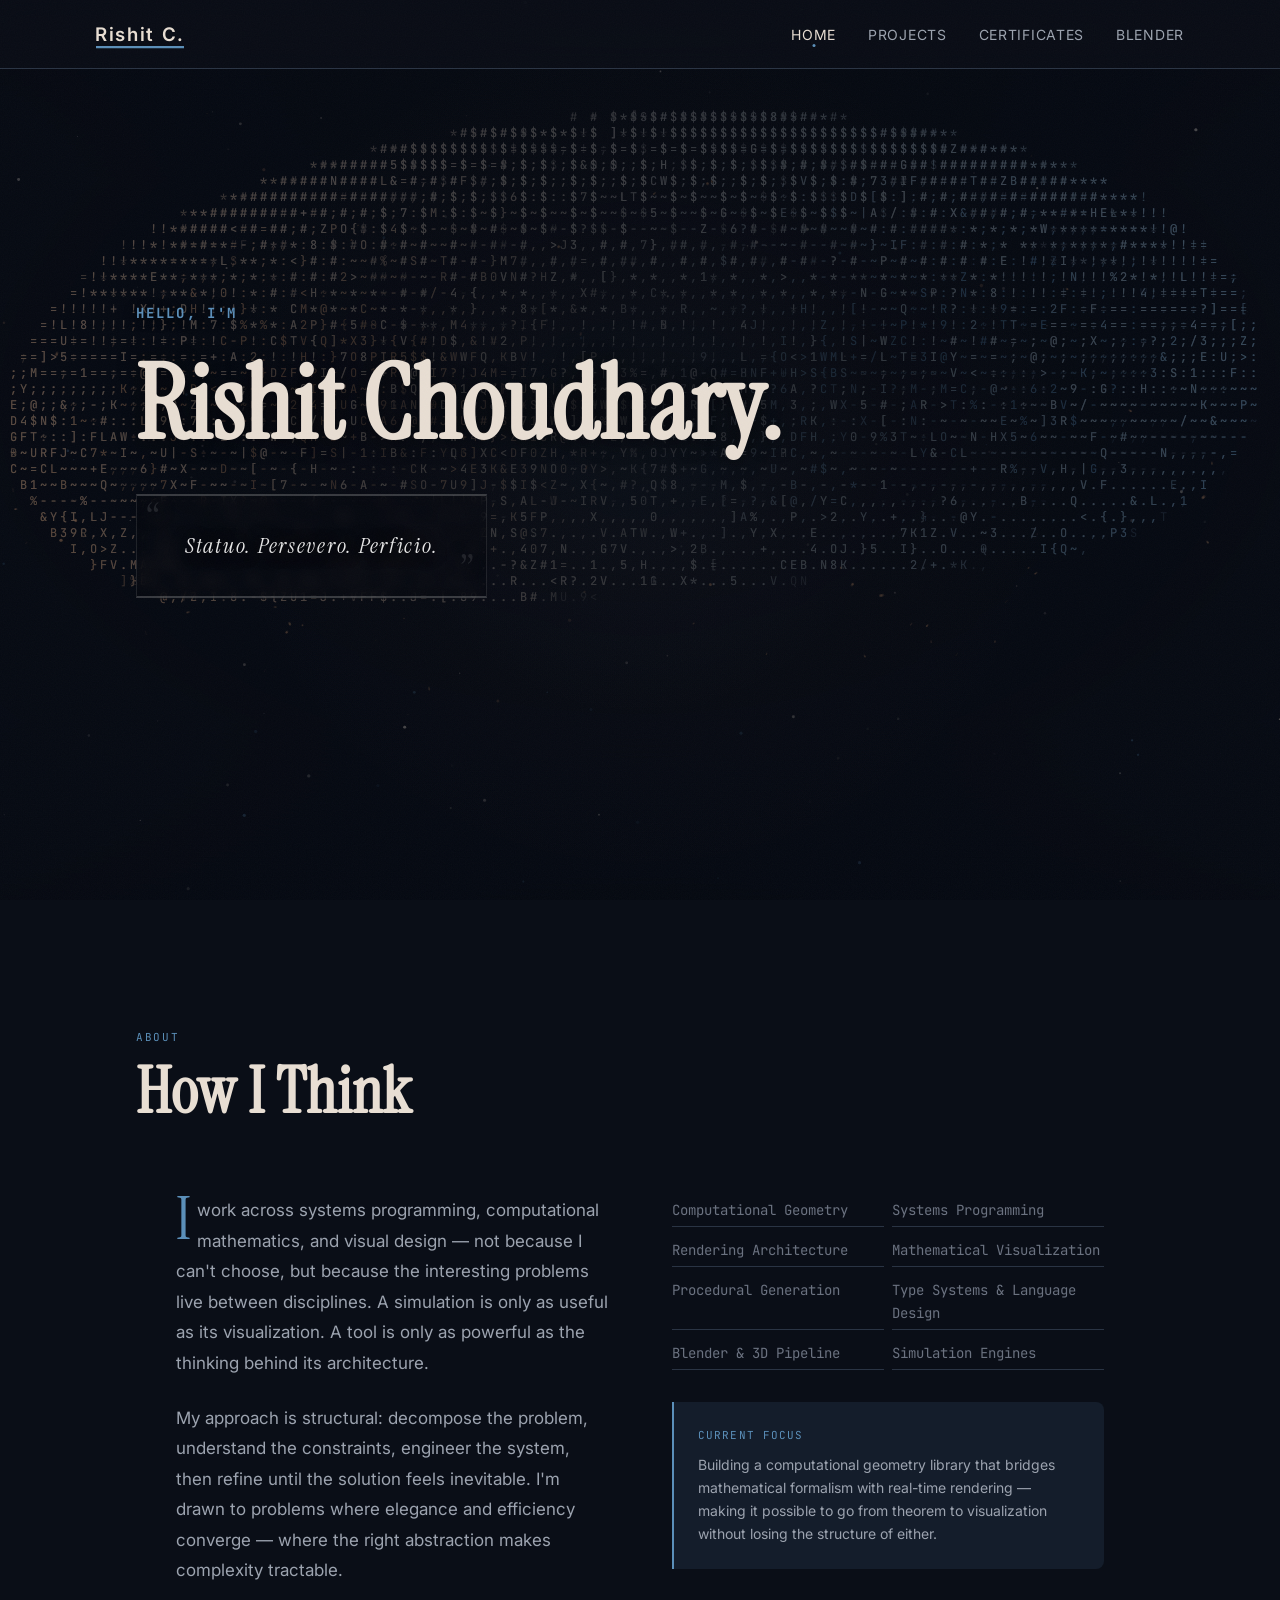
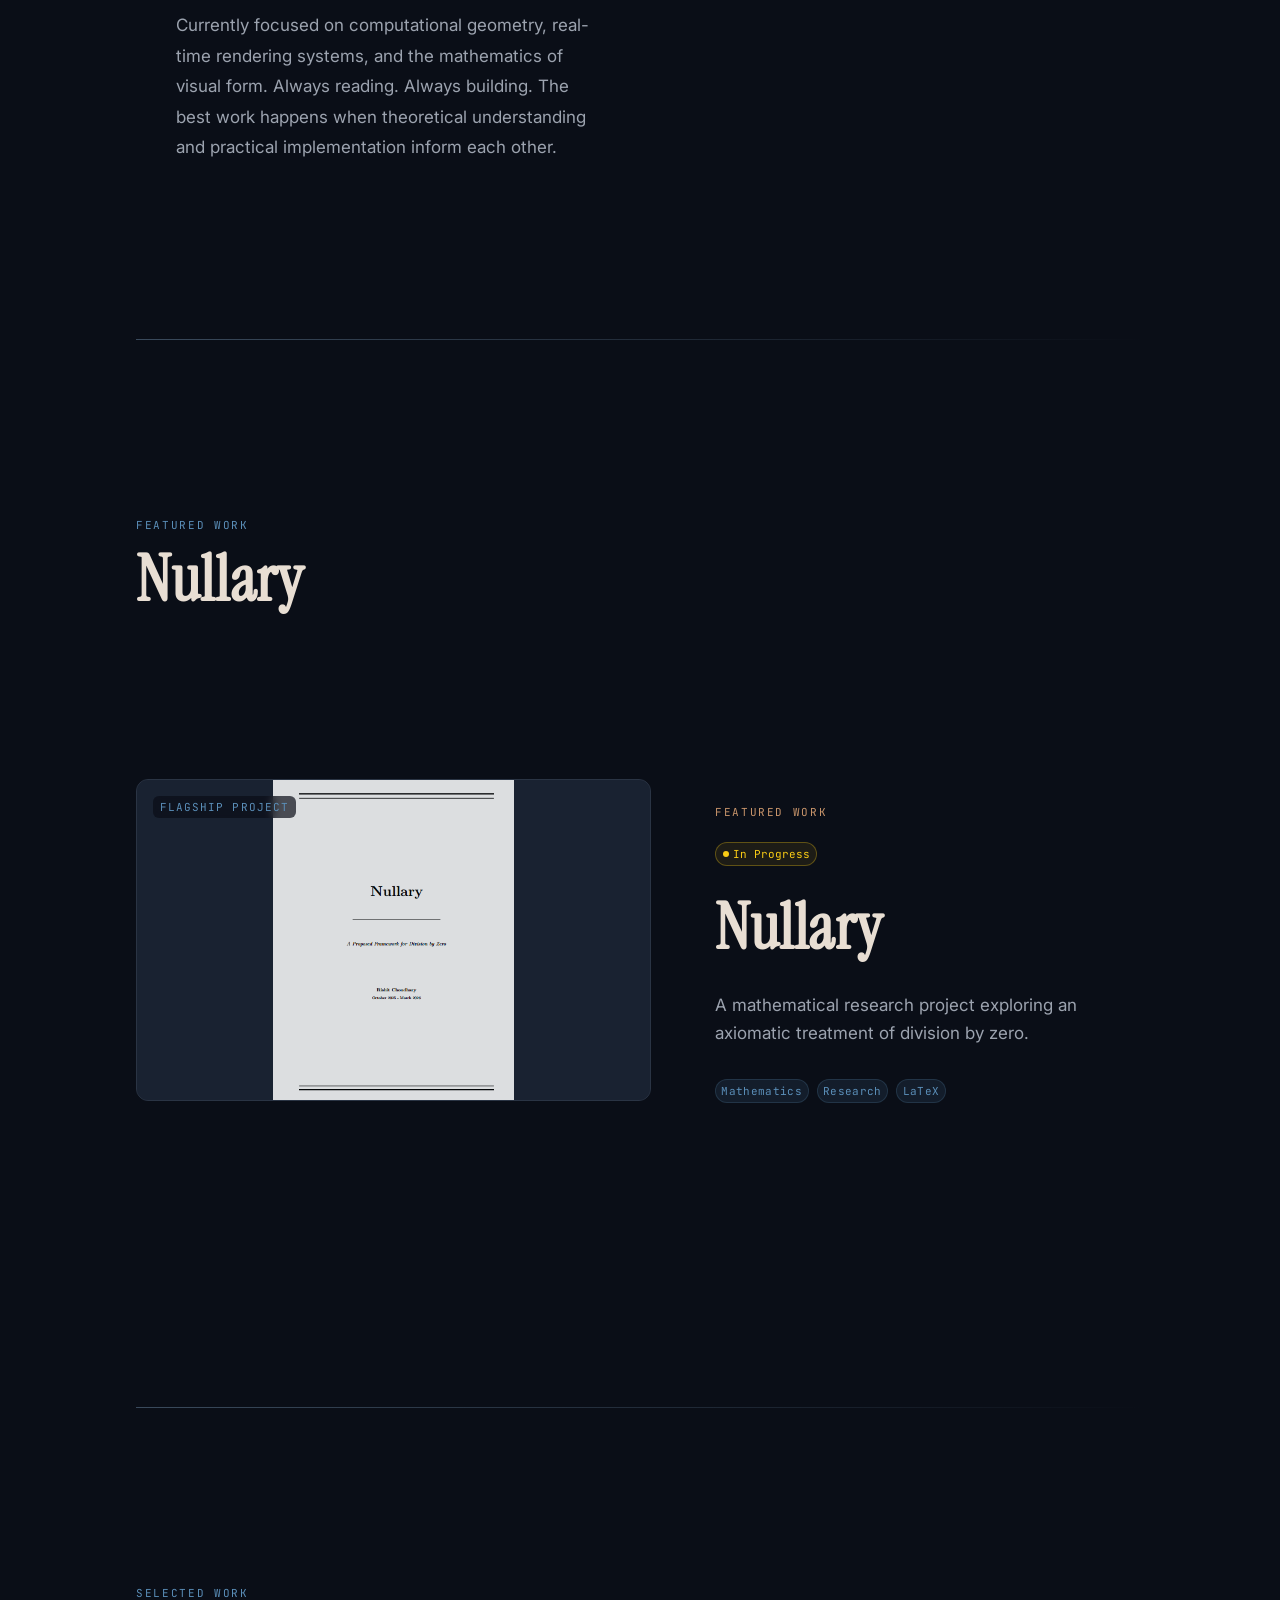
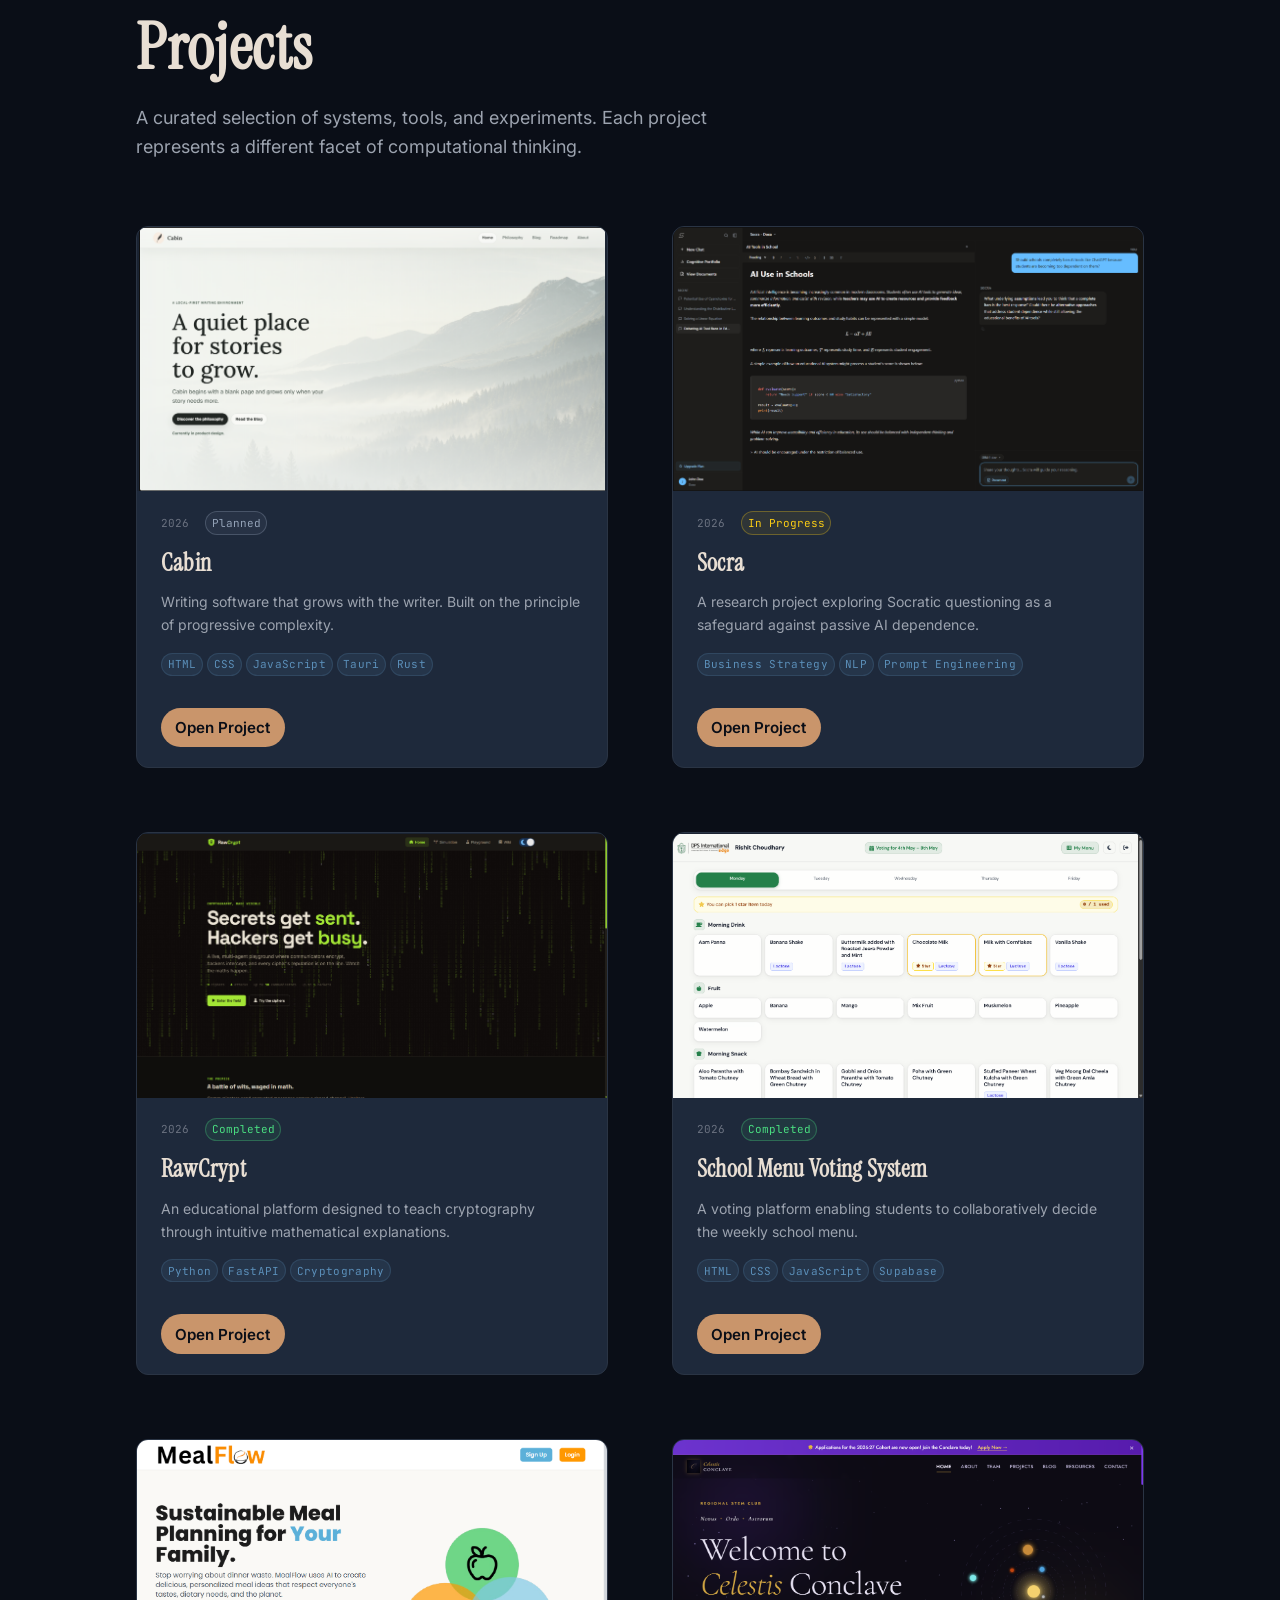
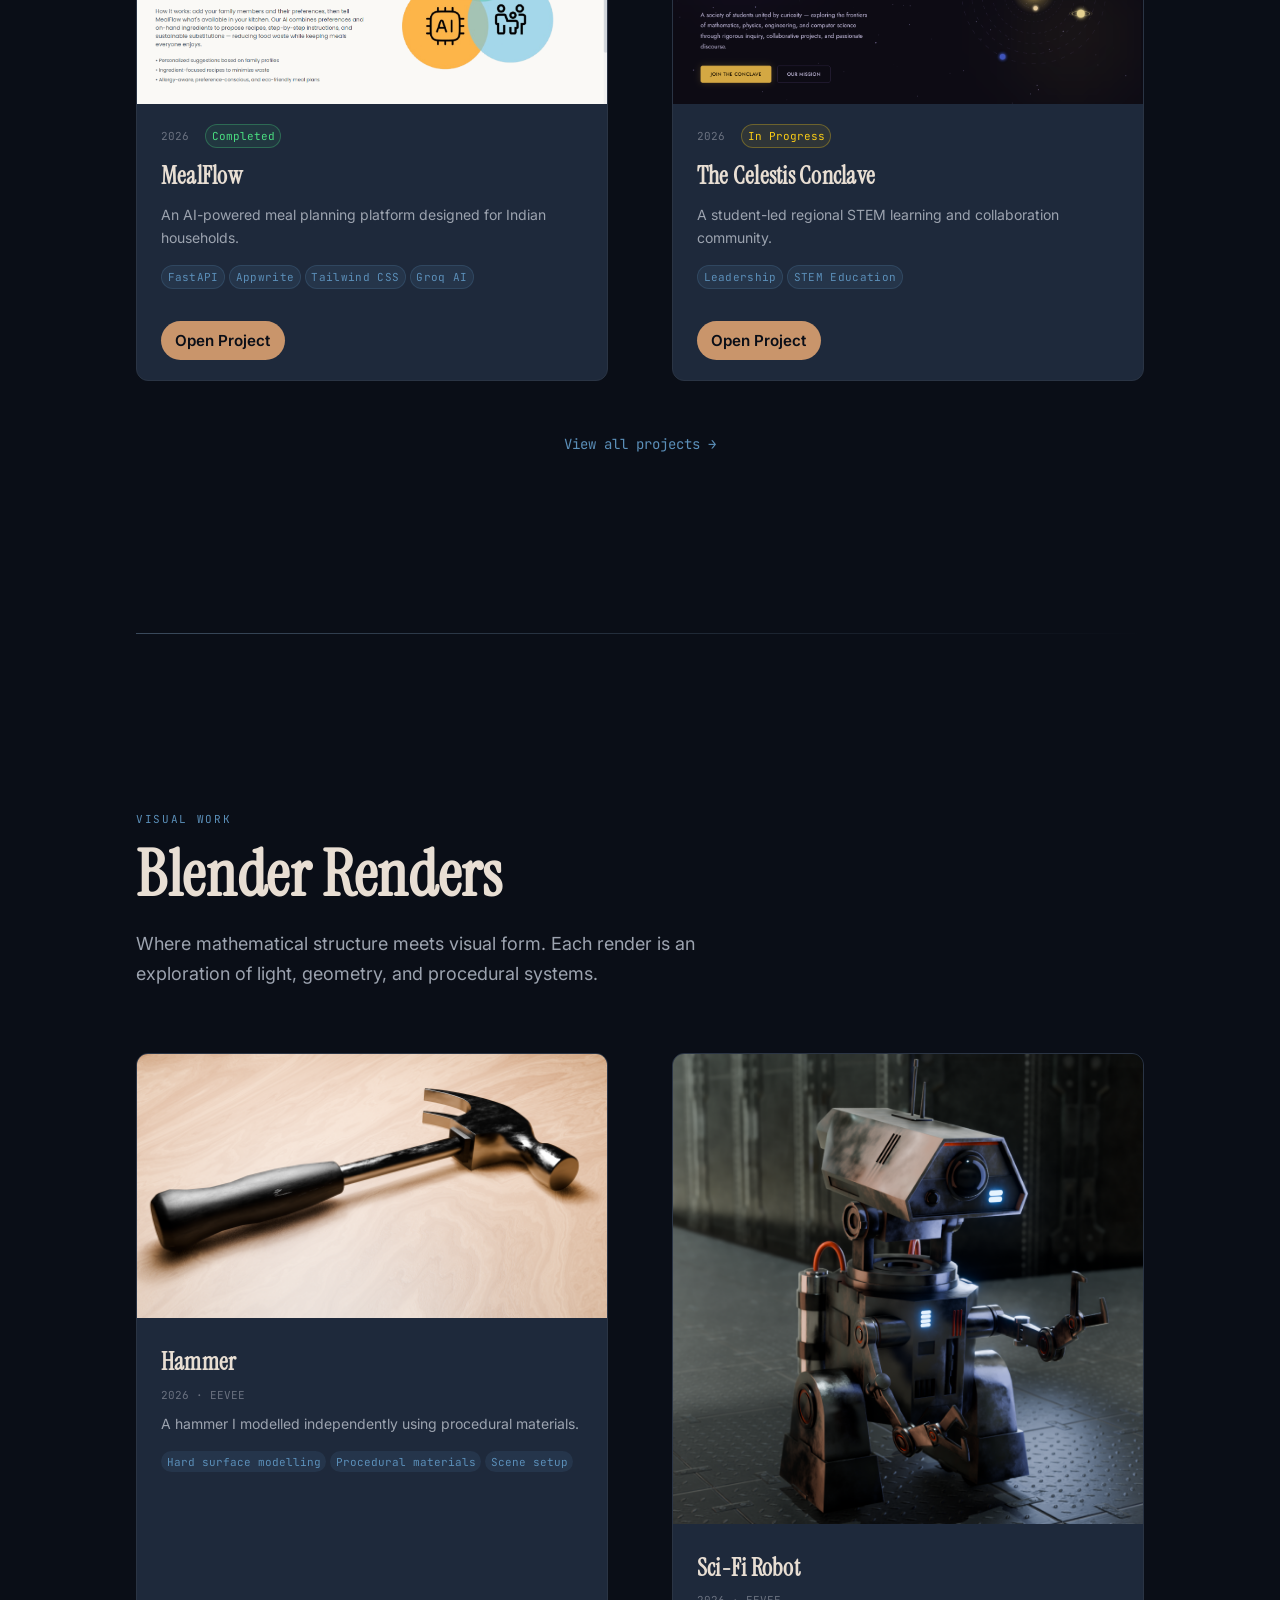
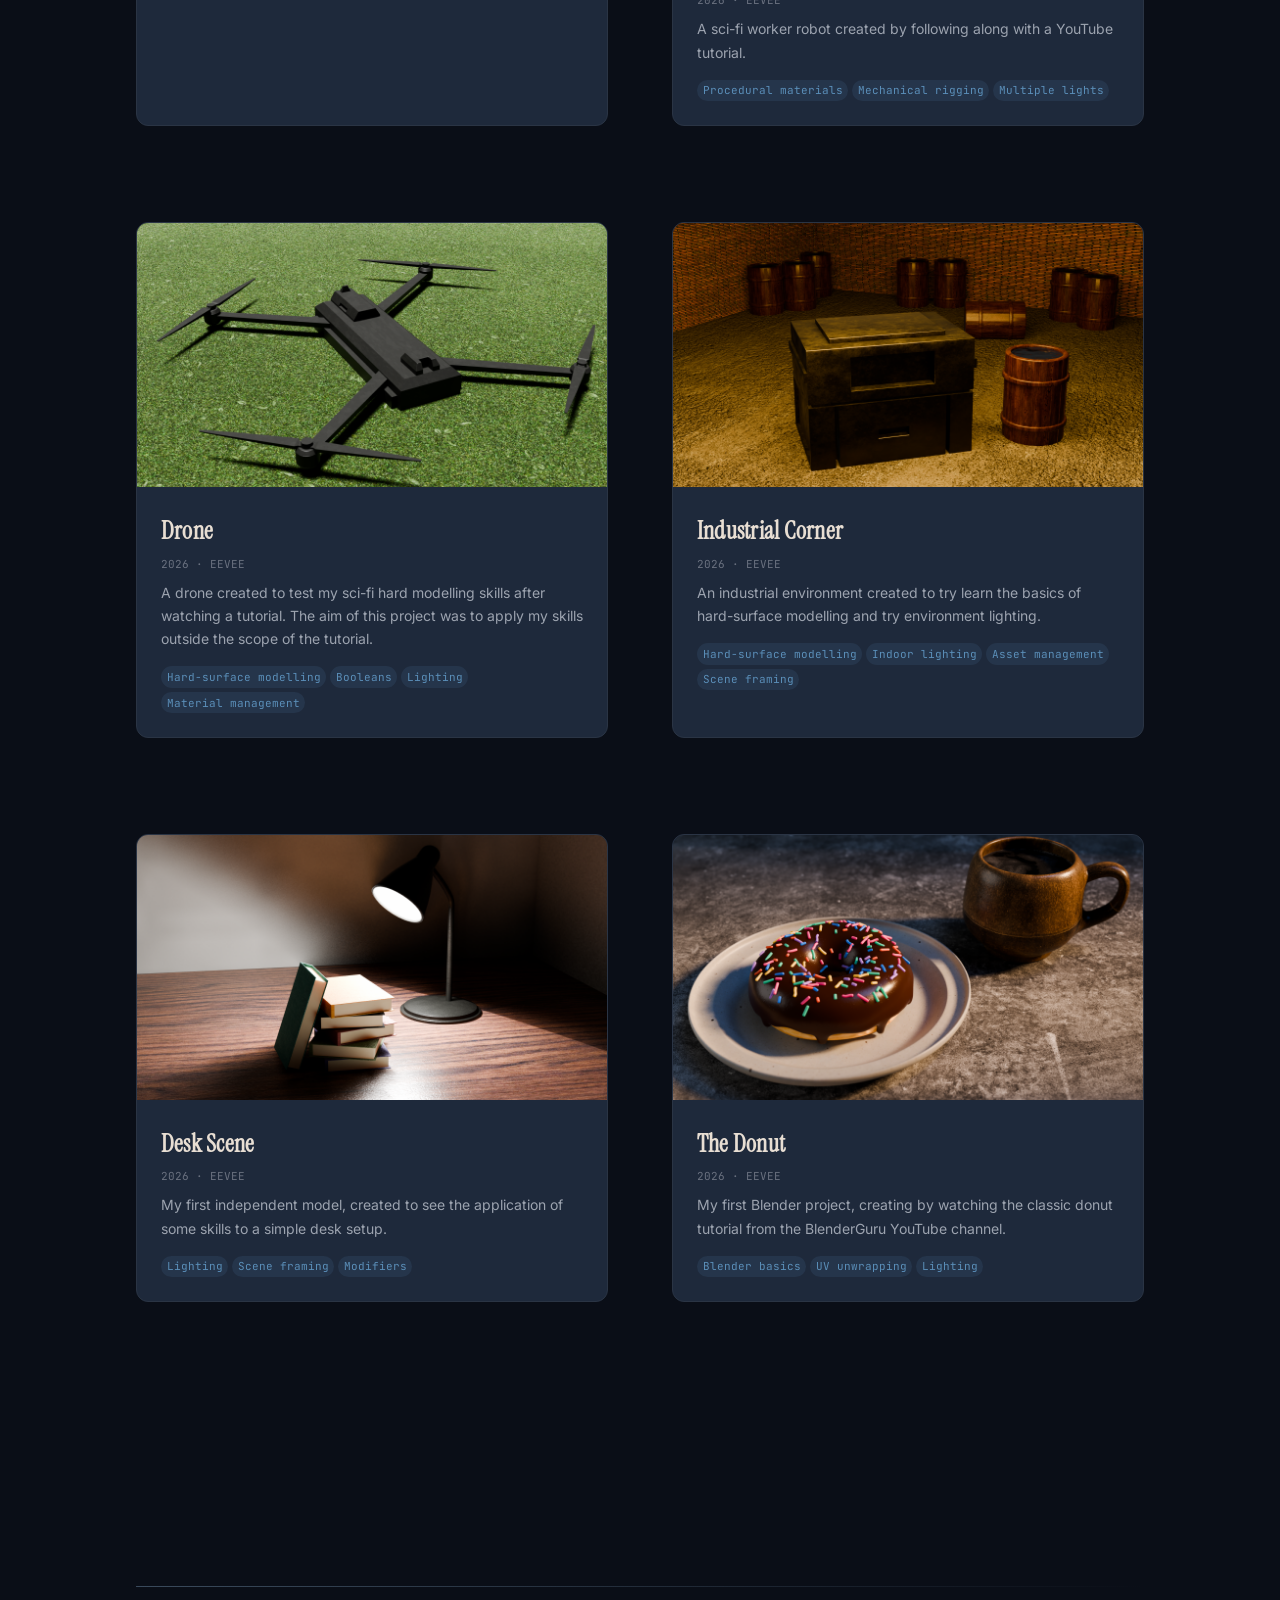
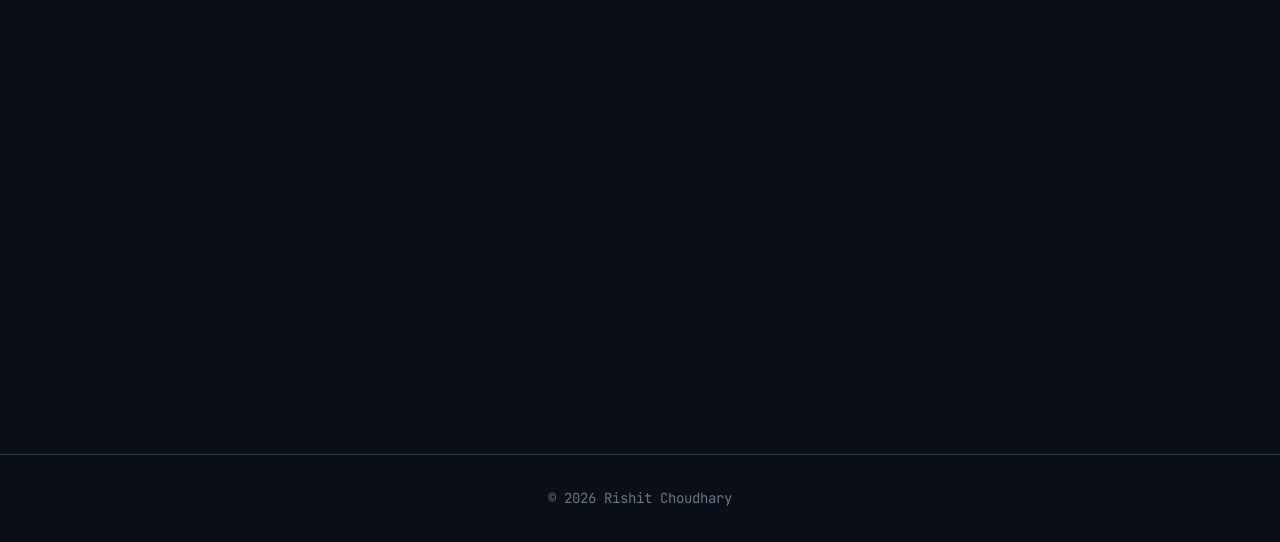
<file: index.html>
<!doctype html>
<html lang="en">
    <head>
        <meta charset="UTF-8" />
        <meta name="viewport" content="width=device-width, initial-scale=1.0" />
        <title>Rishit — Systems, Computation, Visual Thinking</title>
        <meta
            name="description"
            content="Personal computational workspace. Systems programming, mathematical experimentation, and visual computation."
        />
        <link rel="stylesheet" href="assets/css/main.css" />
        <!-- Favicon placeholder -->
        <link rel="icon" href="assets/favicon/favicon.ico" type="image/x-icon" />
    </head>
    <body class="page page--home">
        <!-- Navbar -->
        <nav class="navbar" role="navigation" aria-label="Main navigation">
            <div class="navbar__inner">
                <a href="/index.html" class="navbar__brand"
                    ><span class="navbar__monogram"
                        ><svg viewBox="0 0 80 40" xmlns="http://www.w3.org/2000/svg">
                            <text class="navbar__monogram-letter" x="40" y="20">Rishit C.</text>
                            <line
                                class="navbar__monogram-accent"
                                x1="0"
                                y1="32"
                                x2="77"
                                y2="32"
                                stroke-width="2"
                                stroke-linecap="round"
                            /></svg></span
                ></a>
                <ul class="navbar__links">
                    <!-- Dynamically rendered by main.js -->
                </ul>
                <button class="navbar__toggle" aria-label="Toggle menu" aria-expanded="false">
                    <span></span>
                    <span></span>
                    <span></span>
                </button>
            </div>
            <div class="navbar__mobile-menu">
                <div class="navbar__mobile-menu-links">
                    <!-- Dynamically rendered -->
                </div>
            </div>
        </nav>

        <!-- Hero Section -->
        <section class="hero" id="hero">
            <div class="hero__canvas-container" id="donut-canvas"></div>
            <div class="hero__content container">
                <div class="hero__greeting"></div>
                <h1 class="hero__title"></h1>
                <p class="hero__subtitle"></p>
            </div>

        </section>

        <!-- Philosophy Section -->
        <section class="section philosophy" id="philosophy">
            <div class="container">
                <div class="section__header reveal">
                    <div class="section__label">About</div>
                    <h2 class="section__title"></h2>
                </div>
                <div class="philosophy__content">
                    <div class="philosophy__text reveal reveal-delay-1"></div>
                    <div class="reveal reveal-delay-2">
                        <div class="philosophy__interests"></div>
                        <div class="philosophy__focus">
                            <div class="philosophy__focus-label">CURRENT FOCUS</div>
                            <div class="philosophy__focus-text"></div>
                        </div>
                    </div>
                </div>
            </div>
        </section>

        <!-- Section Divider -->
        <div class="container">
            <div class="section__divider"></div>
        </div>

        <!-- Featured Project (Cinematic Centerpiece) -->
        <section class="section" id="featured">
            <div class="container">
                <div class="section__header reveal">
                    <div class="section__label">Featured Work</div>
                    <h2 class="section__title">Computational Geometry Engine</h2>
                </div>
            </div>
            <div class="featured-project reveal"></div>
        </section>

        <!-- Section Divider -->
        <div class="container">
            <div class="section__divider"></div>
        </div>

        <!-- Curated Projects -->
        <section class="section" id="projects">
            <div class="container">
                <div class="section__header reveal">
                    <div class="section__label">Selected Work</div>
                    <h2 class="section__title">Projects</h2>
                    <p class="section__subtitle">
                        A curated selection of systems, tools, and experiments. Each project represents a different
                        facet of computational thinking.
                    </p>
                </div>
                <div class="home-projects__grid reveal">
                    <!-- Dynamically rendered by main.js -->
                </div>
                <div style="text-align: center; margin-top: var(--space-2xl)" class="reveal">
                    <a href="/projects.html" class="featured-project__link" style="font-size: 0.875rem"
                        >View all projects &rarr;</a
                    >
                </div>
            </div>
        </section>

        <!-- Section Divider -->
        <div class="container">
            <div class="section__divider"></div>
        </div>

        <!-- Blender Showcase -->
        <section class="section" id="blender">
            <div class="container">
                <div class="section__header reveal">
                    <div class="section__label">Visual Work</div>
                    <h2 class="section__title">Blender Renders</h2>
                    <p class="section__subtitle">
                        Where mathematical structure meets visual form. Each render is an exploration of light,
                        geometry, and procedural systems.
                    </p>
                </div>
                <div
                    class="home-blender__grid reveal"
                    style="
                        display: grid;
                        grid-template-columns: repeat(auto-fill, minmax(300px, 1fr));
                        gap: var(--space-3xl);
                    "
                >
                    <!-- Dynamically rendered by main.js -->
                </div>
                <div style="text-align: center; margin-top: var(--space-2xl)" class="reveal">
                    <a href="/blender.html" class="featured-project__link" style="font-size: 0.875rem"
                        >View all renders &rarr;</a
                    >
                </div>
            </div>
        </section>

        <!-- Section Divider -->
        <div class="container">
            <div class="section__divider"></div>
        </div>

        <!-- Contact Section -->
        <section class="section contact" id="contact">
            <div class="contact__inner container">
                <h2 class="contact__heading reveal"></h2>
                <p class="contact__statement reveal reveal-delay-1"></p>
                <div class="contact__links reveal reveal-delay-2"></div>
            </div>
        </section>

        <!-- Footer -->
        <footer class="footer">
            <div class="footer__inner">
                <div class="footer__copyright"></div>
                <div class="footer__built"></div>
            </div>
        </footer>

        <!-- Data Files (loaded first) -->
        <script src="assets/js/data/site.js"></script>
        <script src="assets/js/data/projects.js"></script>
        <script src="assets/js/data/certificates.js"></script>
        <script src="assets/js/data/blender.js"></script>

        <!-- JS Modules -->
        <script src="assets/js/modal.js"></script>
        <script src="assets/js/carousel.js"></script>
        <script src="assets/js/filters.js"></script>
        <script src="assets/js/main.js"></script>
    </body>
</html>
</file>
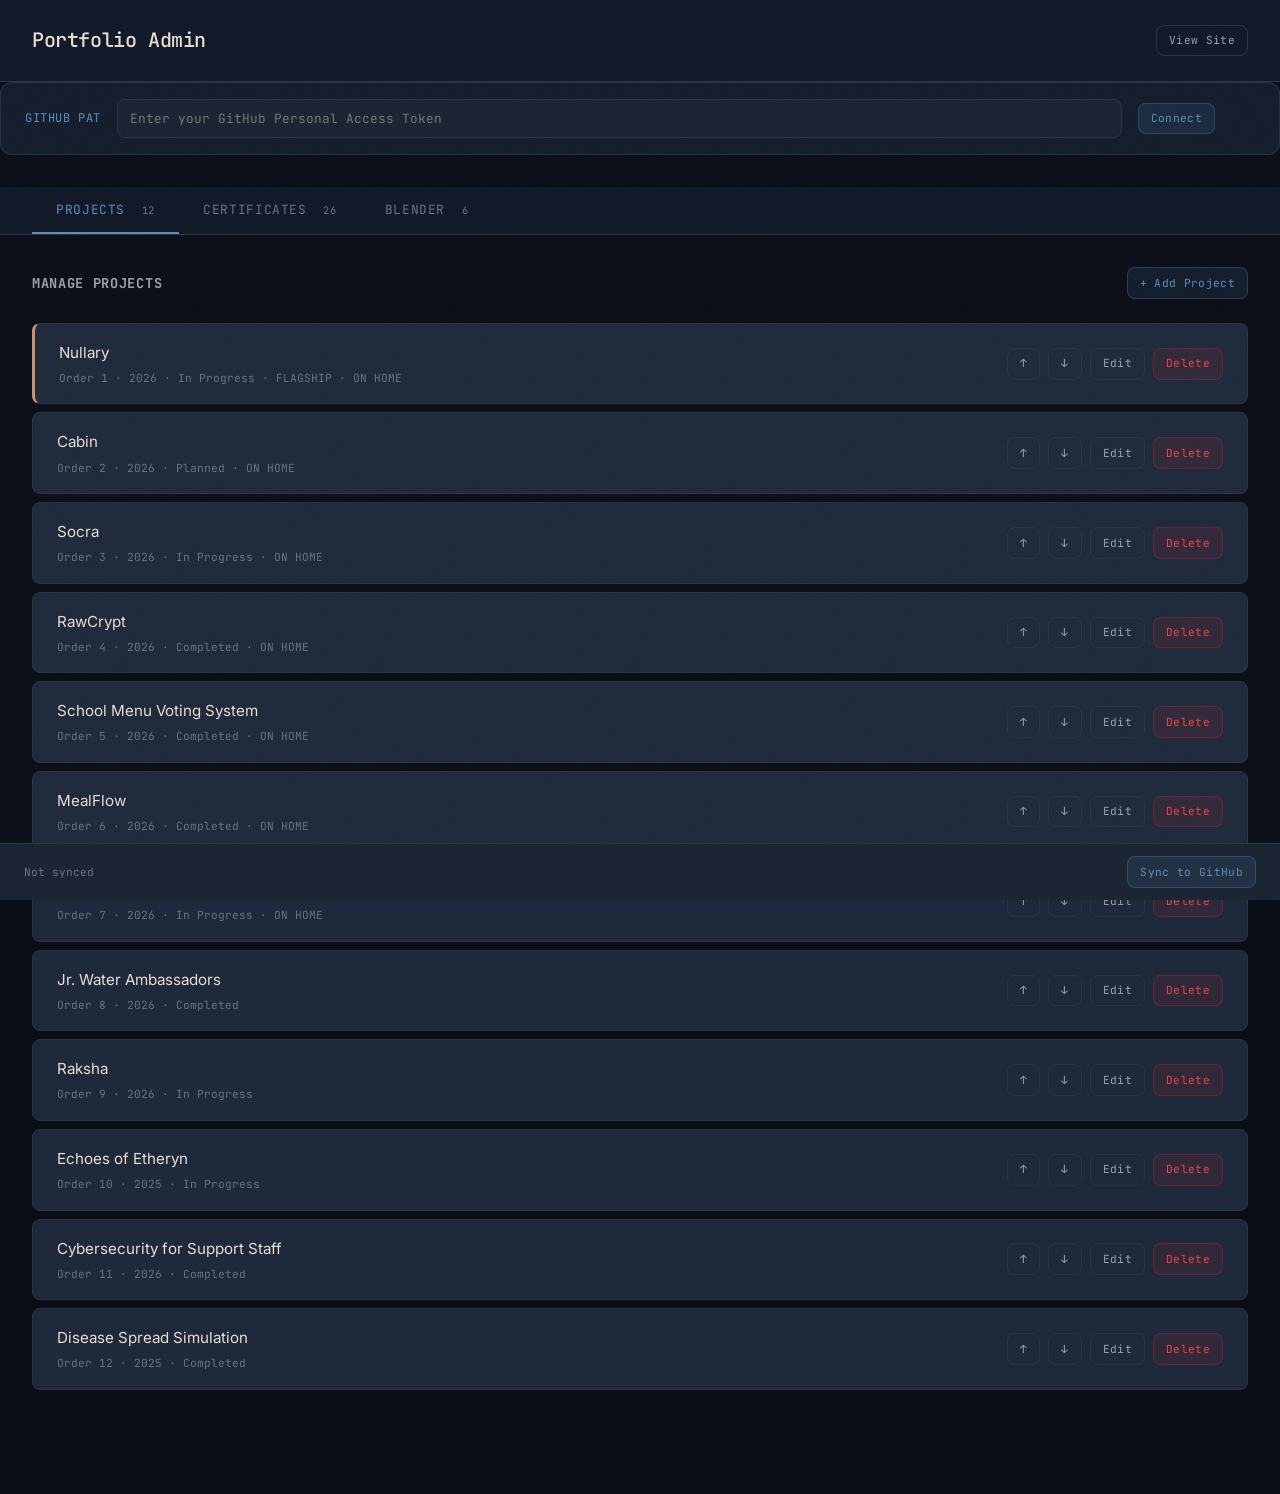
<file: admin.html>
<!doctype html>
<html lang="en">
    <head>
        <meta charset="UTF-8" />
        <meta name="viewport" content="width=device-width, initial-scale=1.0" />
        <title>Admin — Rishit Portfolio</title>
        <link rel="stylesheet" href="assets/css/main.css" />
        <link rel="stylesheet" href="assets/css/admin.css" />
        <link rel="icon" href="assets/favicon/favicon.ico" type="image/x-icon" />
    </head>
    <body class="admin">
        <!-- Header -->
        <header class="admin__header">
            <h1>Portfolio Admin</h1>
            <div class="admin__header-actions">
                <a href="/index.html" class="btn btn--secondary btn--small">View Site</a>
            </div>
        </header>

        <!-- PAT Section -->
        <div class="admin__pat-section">
            <div class="admin__pat-label">GITHUB PAT</div>
            <input
                type="text"
                class="admin__pat-input"
                placeholder="Enter your GitHub Personal Access Token"
                autocomplete="off"
            />
            <button class="btn btn--primary btn--small admin__pat-btn">Connect</button>
            <div class="admin__pat-status"></div>
        </div>

        <!-- Tabs -->
        <div class="admin__tabs">
            <button class="admin__tab active" data-tab="projects">
                Projects <span class="admin__tab-count">0</span>
            </button>
            <button class="admin__tab" data-tab="certificates">
                Certificates <span class="admin__tab-count">0</span>
            </button>
            <button class="admin__tab" data-tab="blender">Blender <span class="admin__tab-count">0</span></button>
        </div>

        <!-- Content -->
        <div class="admin__content">
            <!-- Projects Panel -->
            <div class="admin__panel active" data-panel="projects">
                <div style="display: flex; justify-content: space-between; align-items: center; margin-bottom: 1.5rem">
                    <h2
                        style="
                            font-family: 'JetBrains Mono', monospace;
                            font-size: 0.85rem;
                            color: var(--text-secondary);
                            letter-spacing: 0.05em;
                        "
                    >
                        MANAGE PROJECTS
                    </h2>
                    <button class="btn btn--primary btn--small admin-add-project-btn">+ Add Project</button>
                </div>
                <div class="admin-projects-list"></div>
                <div class="admin-project-form" style="margin-top: 1.5rem"></div>
            </div>

            <!-- Certificates Panel -->
            <div class="admin__panel" data-panel="certificates">
                <div style="display: flex; justify-content: space-between; align-items: center; margin-bottom: 1.5rem">
                    <h2
                        style="
                            font-family: 'JetBrains Mono', monospace;
                            font-size: 0.85rem;
                            color: var(--text-secondary);
                            letter-spacing: 0.05em;
                        "
                    >
                        MANAGE CERTIFICATES
                    </h2>
                    <button class="btn btn--primary btn--small admin-add-cert-btn">+ Add Certificate</button>
                </div>
                <div class="admin-certificates-list"></div>
                <div class="admin-certificate-form" style="margin-top: 1.5rem"></div>
            </div>

            <!-- Blender Panel -->
            <div class="admin__panel" data-panel="blender">
                <div style="display: flex; justify-content: space-between; align-items: center; margin-bottom: 1.5rem">
                    <h2
                        style="
                            font-family: 'JetBrains Mono', monospace;
                            font-size: 0.85rem;
                            color: var(--text-secondary);
                            letter-spacing: 0.05em;
                        "
                    >
                        MANAGE BLENDER RENDERS
                    </h2>
                    <button class="btn btn--primary btn--small admin-add-blend-btn">+ Add Render</button>
                </div>
                <div class="admin-blender-list"></div>
                <div class="admin-blender-form" style="margin-top: 1.5rem"></div>
            </div>
        </div>

        <!-- Sync Status Bar -->
        <div class="admin__sync-bar">
            <div class="admin__sync-status">Not synced</div>
            <div class="admin__sync-actions">
                <button class="btn btn--primary btn--small admin__sync-btn">Sync to GitHub</button>
            </div>
        </div>

        <!-- Data Files -->
        <script src="assets/js/data/site.js"></script>
        <script src="assets/js/data/projects.js"></script>
        <script src="assets/js/data/certificates.js"></script>
        <script src="assets/js/data/blender.js"></script>

        <!-- JS Modules -->
        <script src="assets/js/github.js"></script>
        <script src="assets/js/admin.js"></script>
    </body>
</html>
</file>
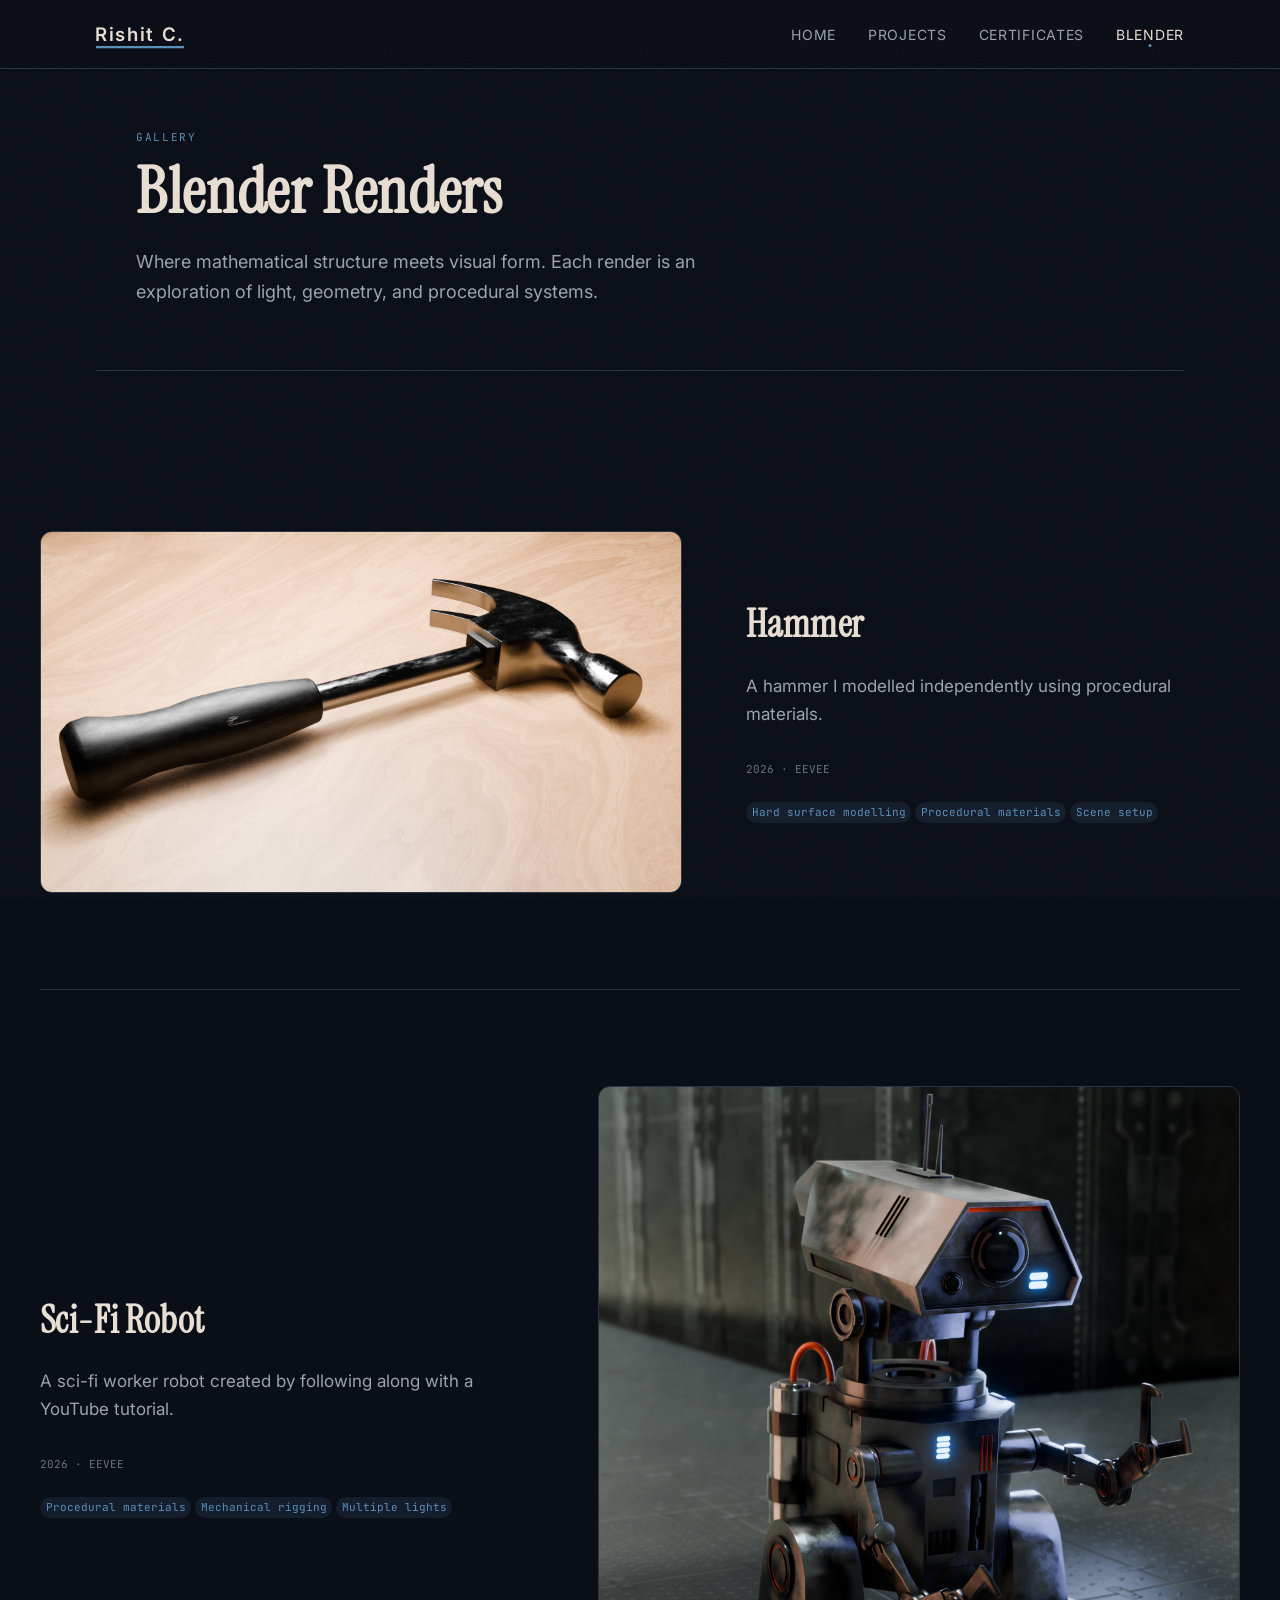
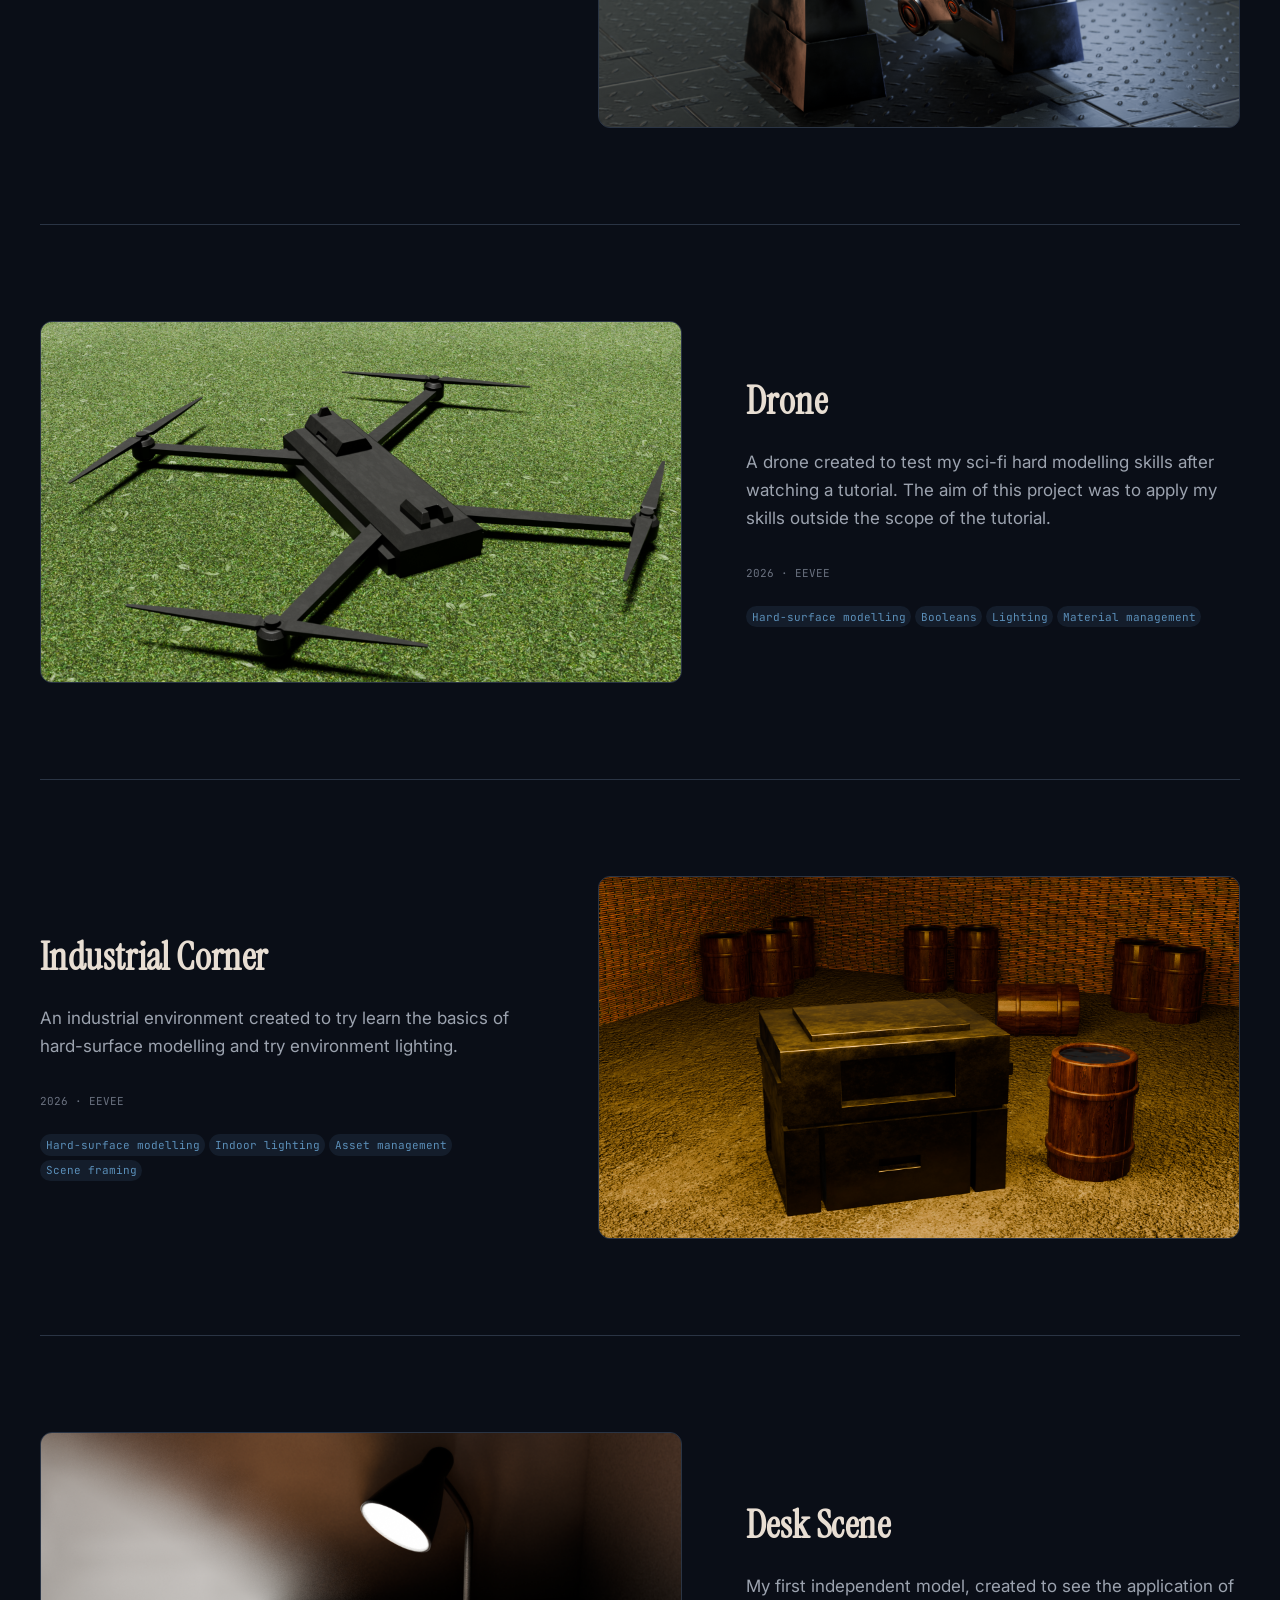
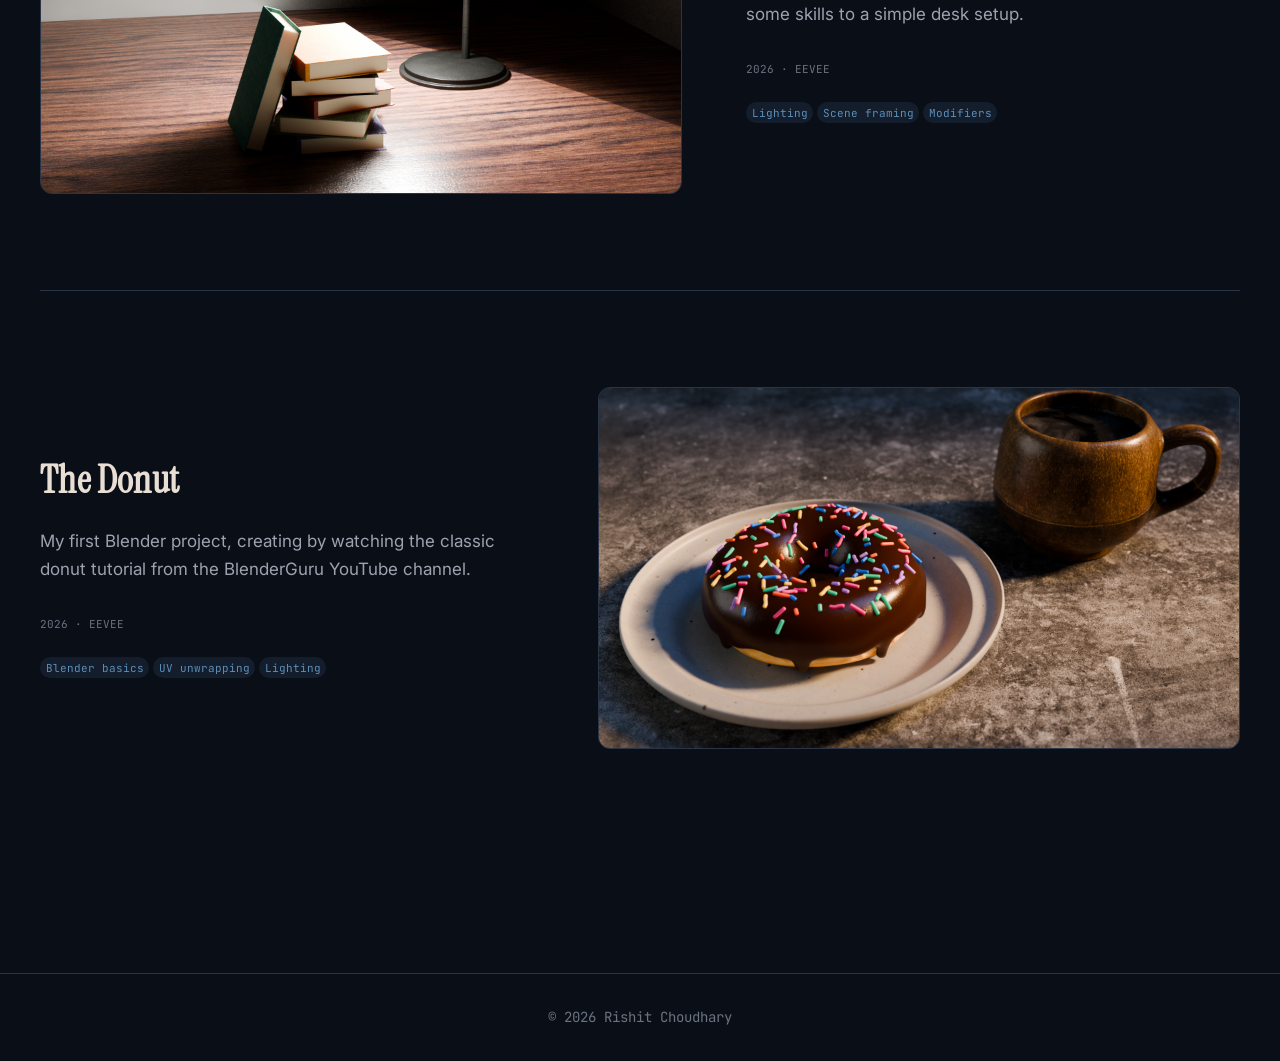
<file: blender.html>
<!doctype html>
<html lang="en">
    <head>
        <meta charset="UTF-8" />
        <meta name="viewport" content="width=device-width, initial-scale=1.0" />
        <title>Blender Renders — Rishit</title>
        <meta
            name="description"
            content="Visual explorations in 3D rendering — where mathematical structure meets visual form."
        />
        <link rel="stylesheet" href="assets/css/main.css" />
        <link rel="icon" href="assets/favicon/favicon.ico" type="image/x-icon" />
    </head>
    <body class="page page--blender">
        <nav class="navbar" role="navigation" aria-label="Main navigation">
            <div class="navbar__inner">
                <a href="/index.html" class="navbar__brand"
                    ><span class="navbar__monogram"
                        ><svg viewBox="0 0 80 40" xmlns="http://www.w3.org/2000/svg">
                            <text class="navbar__monogram-letter" x="40" y="20">Rishit C.</text>
                            <line
                                class="navbar__monogram-accent"
                                x1="8"
                                y1="32"
                                x2="72"
                                y2="32"
                                stroke-width="2"
                                stroke-linecap="round"
                            /></svg></span
                ></a>
                <ul class="navbar__links"></ul>
                <button class="navbar__toggle" aria-label="Toggle menu" aria-expanded="false">
                    <span></span><span></span><span></span>
                </button>
            </div>
            <div class="navbar__mobile-menu">
                <div class="navbar__mobile-menu-links"></div>
            </div>
        </nav>

        <header class="page__header">
            <div class="section__label">Gallery</div>
            <h1 class="section__title" style="font-size: var(--h1-size)">Blender Renders</h1>
            <p class="section__subtitle">
                Where mathematical structure meets visual form. Each render is an exploration of light, geometry, and
                procedural systems.
            </p>
        </header>

        <div class="page__content">
            <div class="blender-lighthouse reveal"></div>
        </div>

        <footer class="footer">
            <div class="footer__inner">
                <div class="footer__copyright"></div>
                <div class="footer__built"></div>
            </div>
        </footer>

        <script src="assets/js/data/site.js"></script>
        <script src="assets/js/data/projects.js"></script>
        <script src="assets/js/data/certificates.js"></script>
        <script src="assets/js/data/blender.js"></script>
        <script src="assets/js/modal.js"></script>
        <script src="assets/js/carousel.js"></script>
        <script src="assets/js/main.js"></script>
    </body>
</html>
</file>
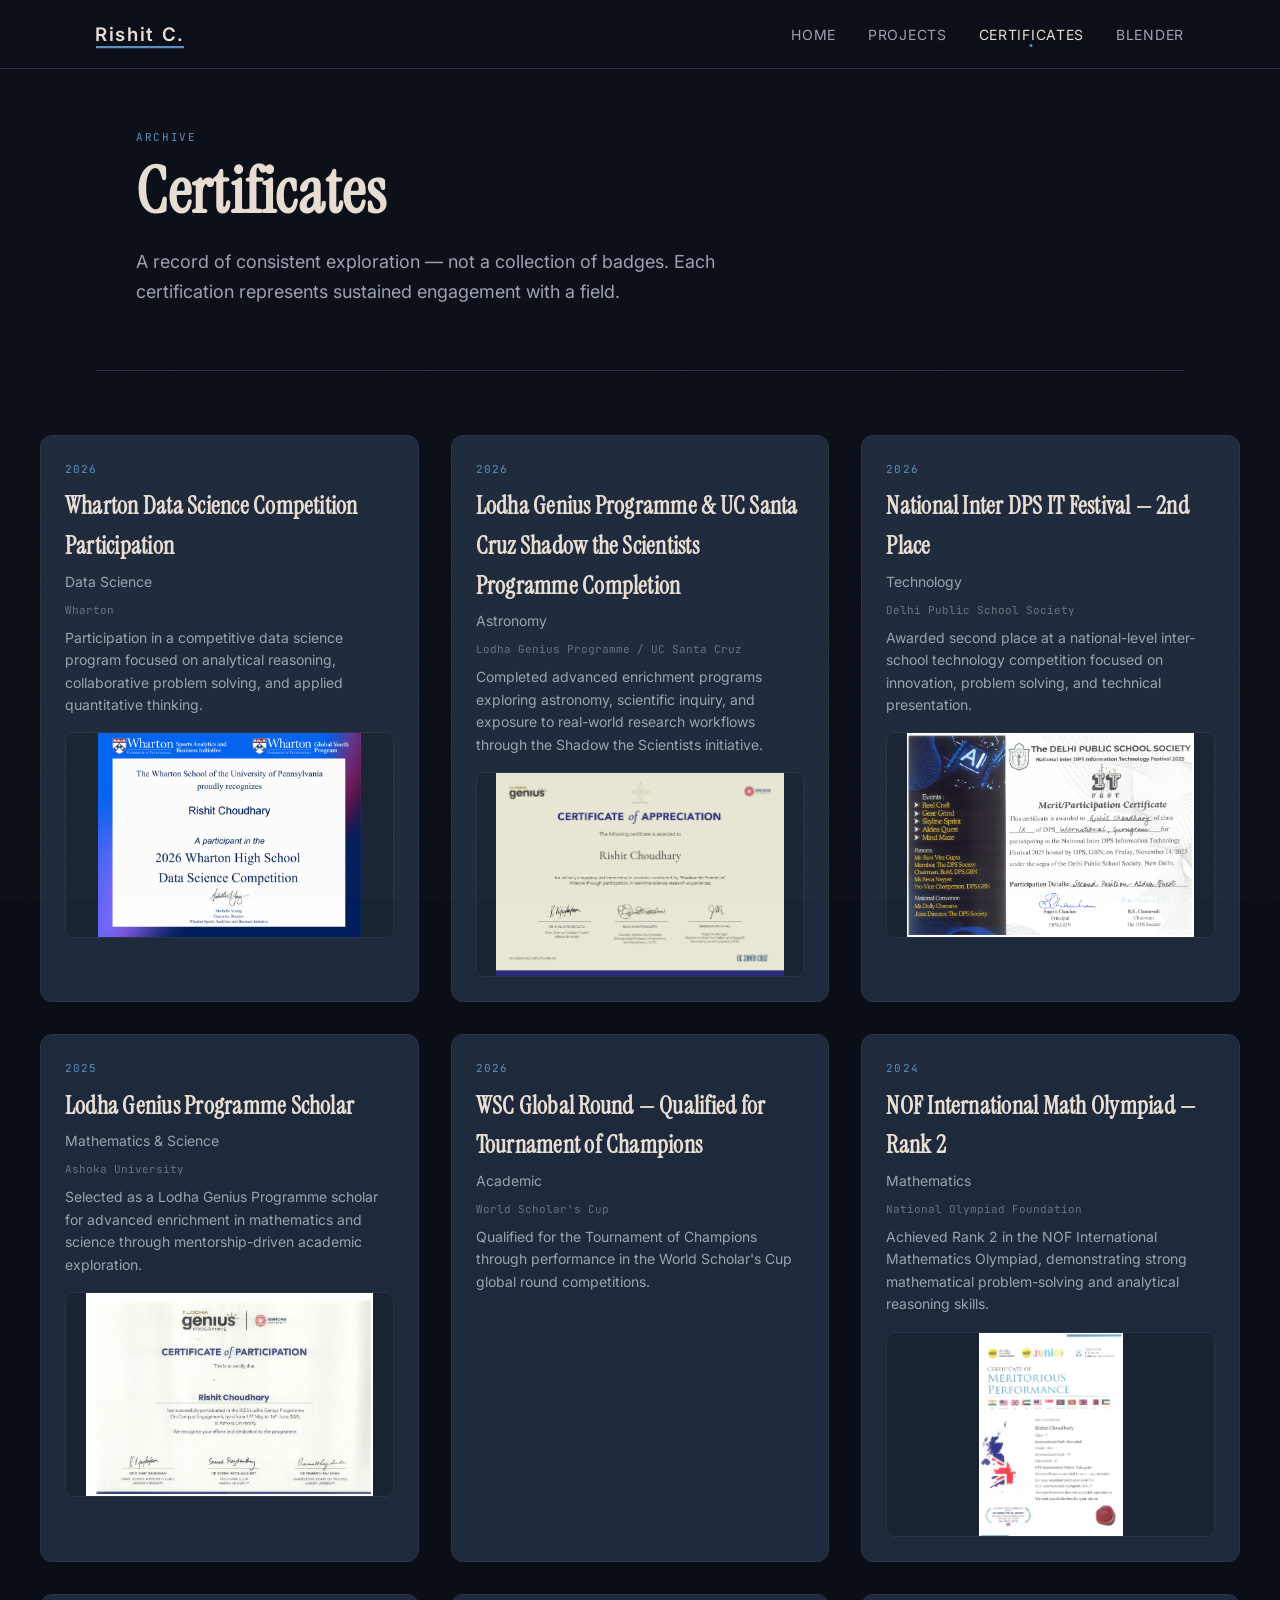
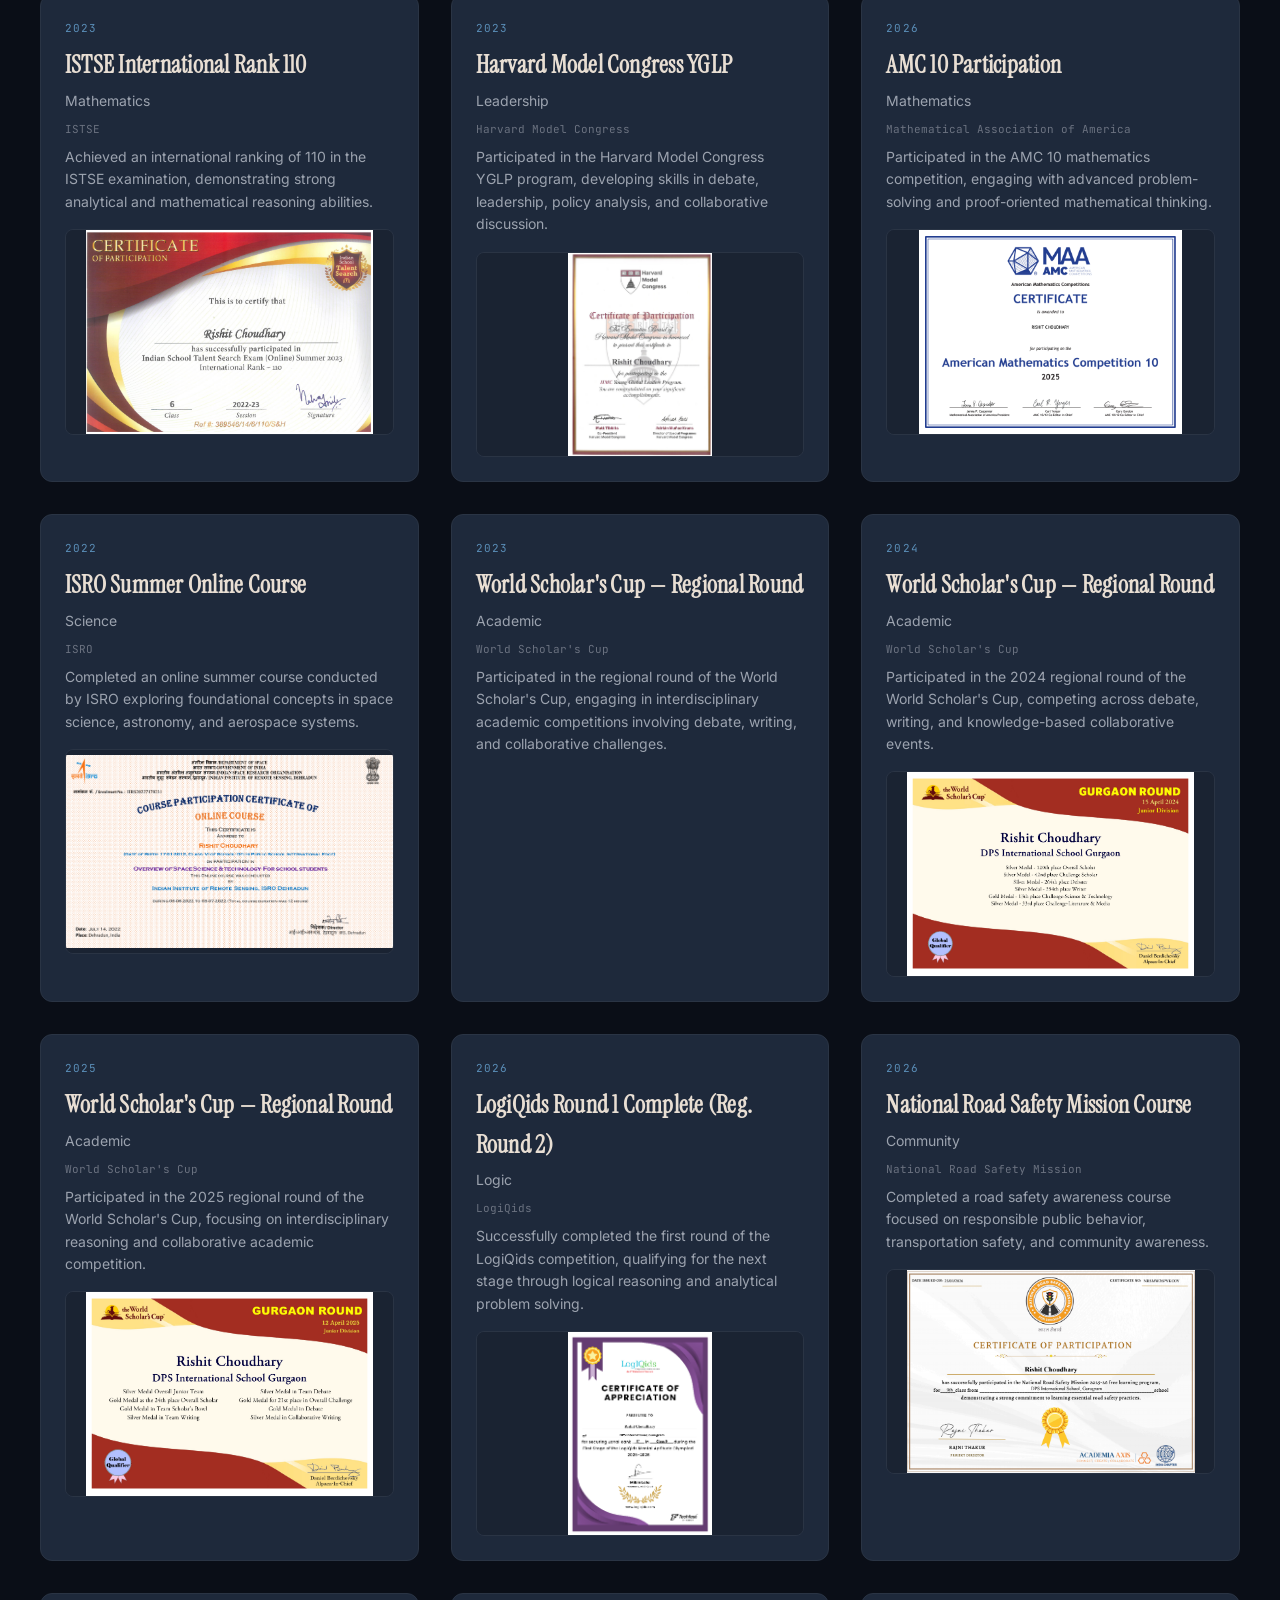
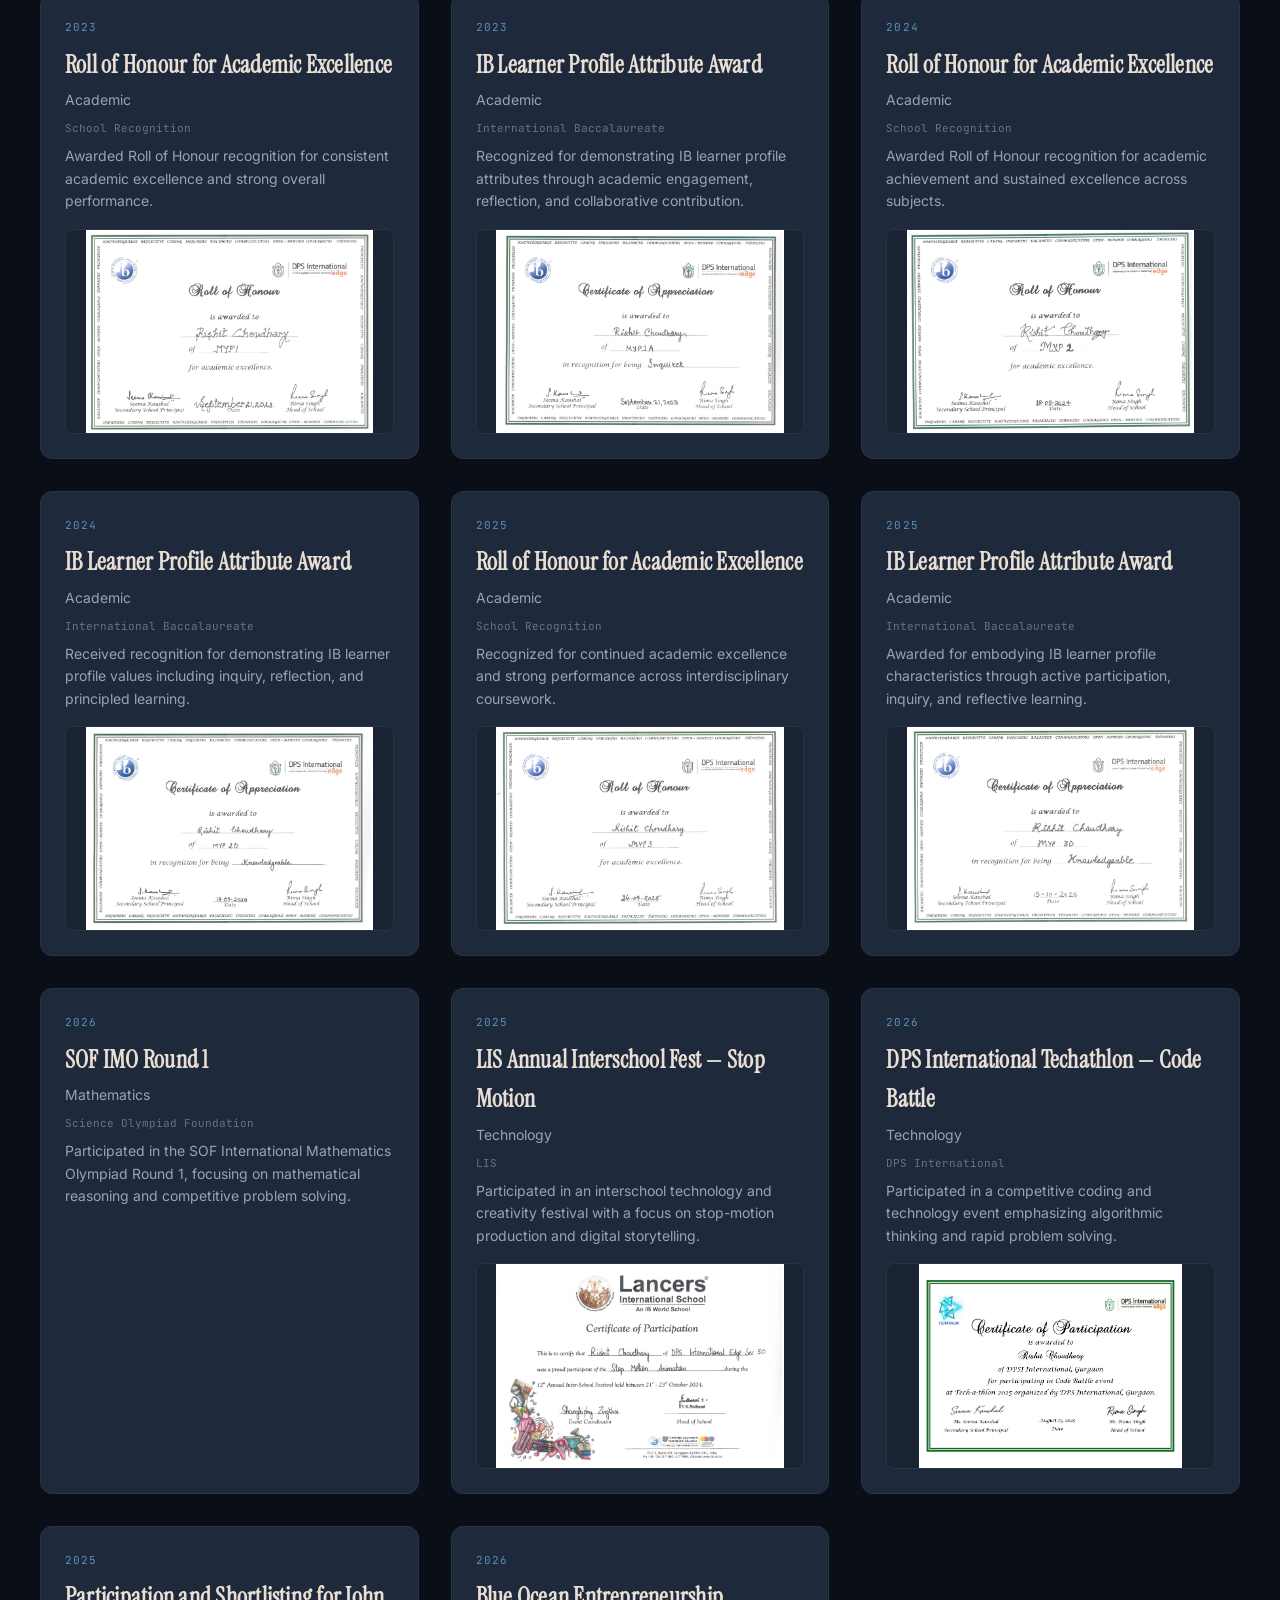
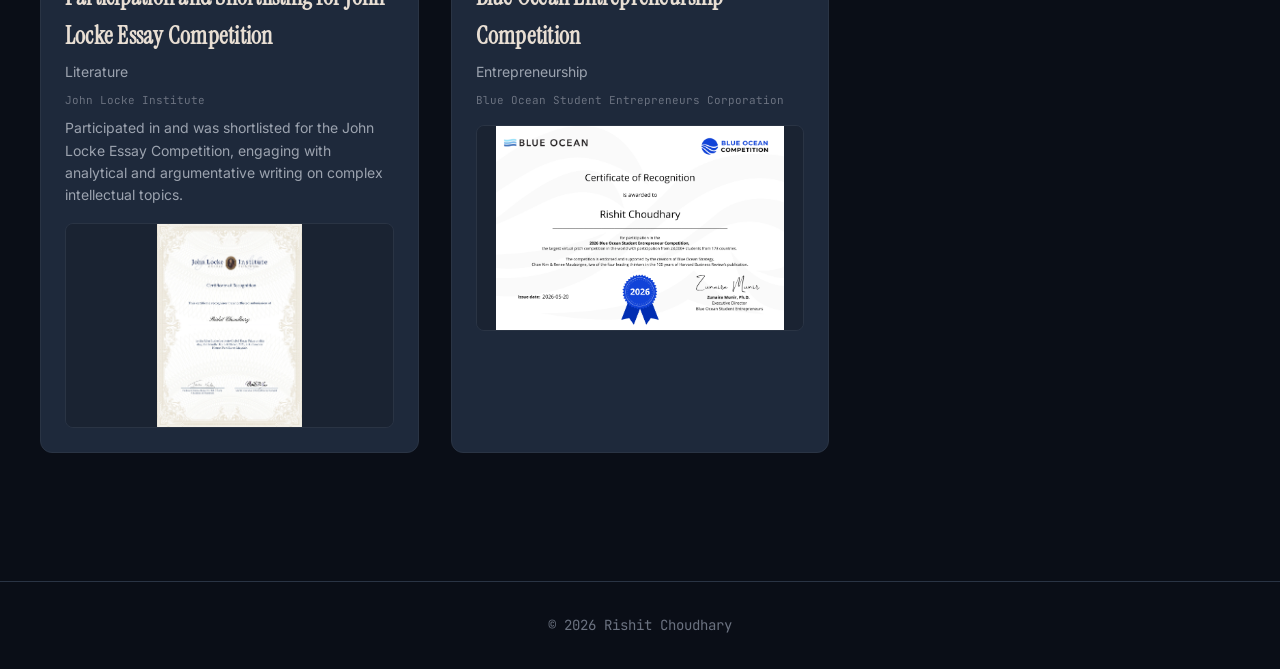
<file: certificates.html>
<!doctype html>
<html lang="en">
    <head>
        <meta charset="UTF-8" />
        <meta name="viewport" content="width=device-width, initial-scale=1.0" />
        <title>Certificates — Rishit</title>
        <meta name="description" content="A record of consistent long-term exploration across computational fields." />
        <link rel="stylesheet" href="assets/css/main.css" />
        <link rel="icon" href="assets/favicon/favicon.ico" type="image/x-icon" />
    </head>
    <body class="page page--certificates">
        <nav class="navbar" role="navigation" aria-label="Main navigation">
            <div class="navbar__inner">
                <a href="/index.html" class="navbar__brand"
                    ><span class="navbar__monogram"
                        ><svg viewBox="0 0 80 40" xmlns="http://www.w3.org/2000/svg">
                            <text class="navbar__monogram-letter" x="40" y="20">Rishit C.</text>
                            <line
                                class="navbar__monogram-accent"
                                x1="8"
                                y1="32"
                                x2="72"
                                y2="32"
                                stroke-width="2"
                                stroke-linecap="round"
                            /></svg></span
                ></a>
                <ul class="navbar__links"></ul>
                <button class="navbar__toggle" aria-label="Toggle menu" aria-expanded="false">
                    <span></span><span></span><span></span>
                </button>
            </div>
            <div class="navbar__mobile-menu">
                <div class="navbar__mobile-menu-links"></div>
            </div>
        </nav>

        <header class="page__header">
            <div class="section__label">Archive</div>
            <h1 class="section__title" style="font-size: var(--h1-size)">Certificates</h1>
            <p class="section__subtitle">
                A record of consistent exploration — not a collection of badges. Each certification represents sustained
                engagement with a field.
            </p>
        </header>

        <div class="page__content">
            <div class="certificates-grid reveal"></div>
        </div>

        <footer class="footer">
            <div class="footer__inner">
                <div class="footer__copyright"></div>
                <div class="footer__built"></div>
            </div>
        </footer>

        <script src="assets/js/data/site.js"></script>
        <script src="assets/js/data/projects.js"></script>
        <script src="assets/js/data/certificates.js"></script>
        <script src="assets/js/data/blender.js"></script>
        <script src="assets/js/modal.js"></script>
        <script src="assets/js/carousel.js"></script>
        <script src="assets/js/main.js"></script>
    </body>
</html>
</file>
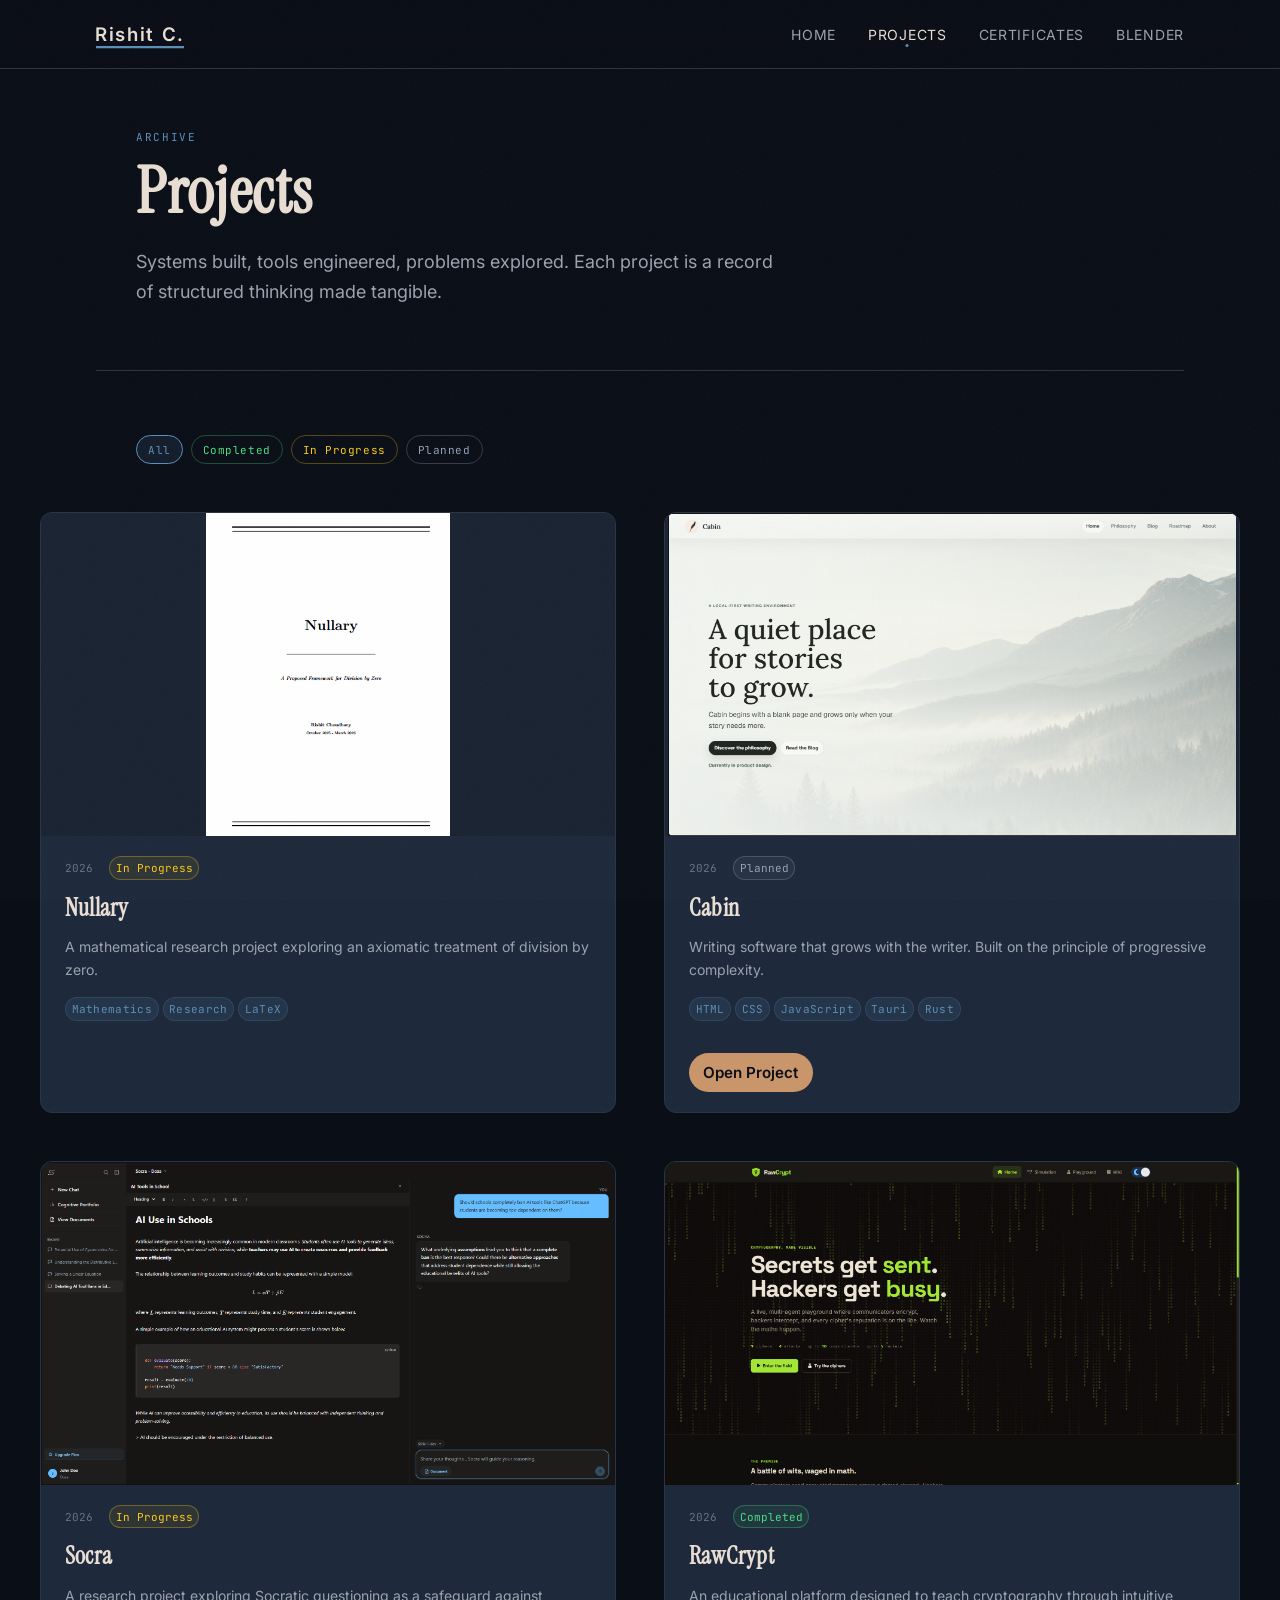
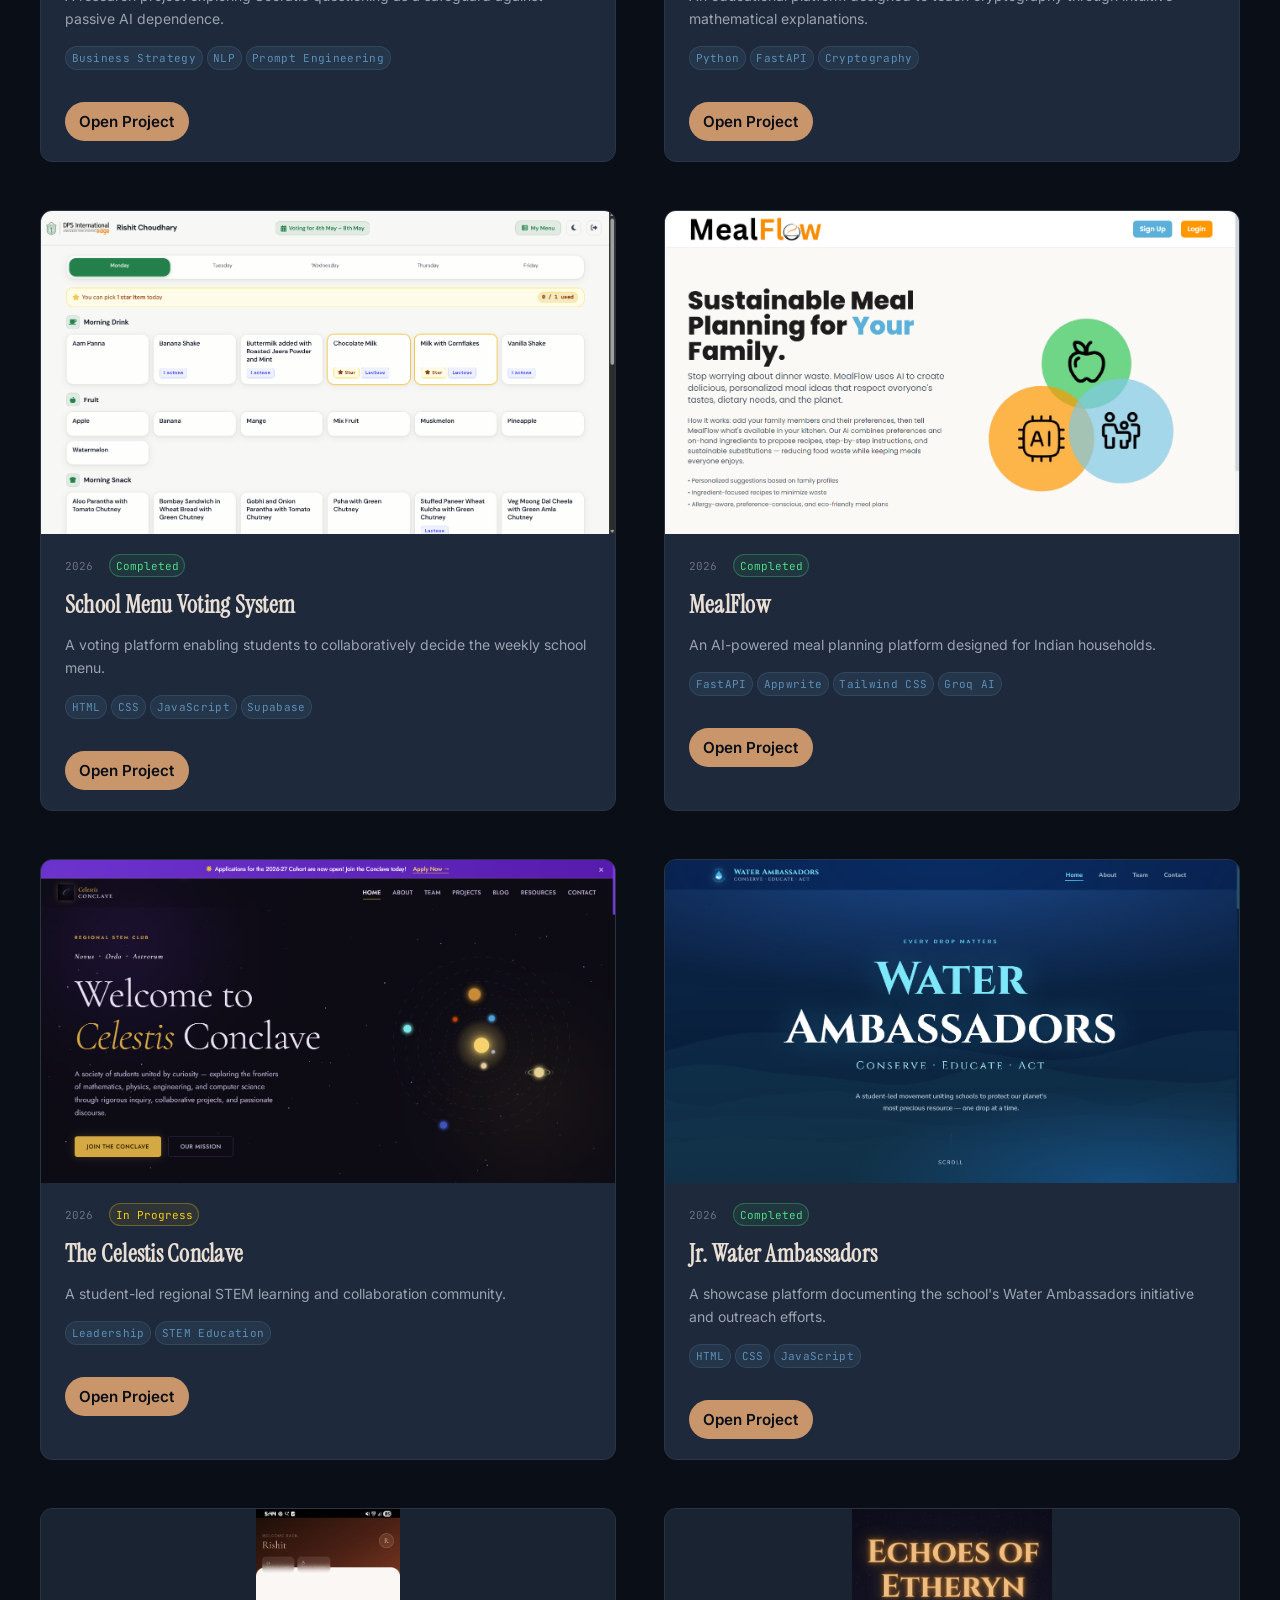
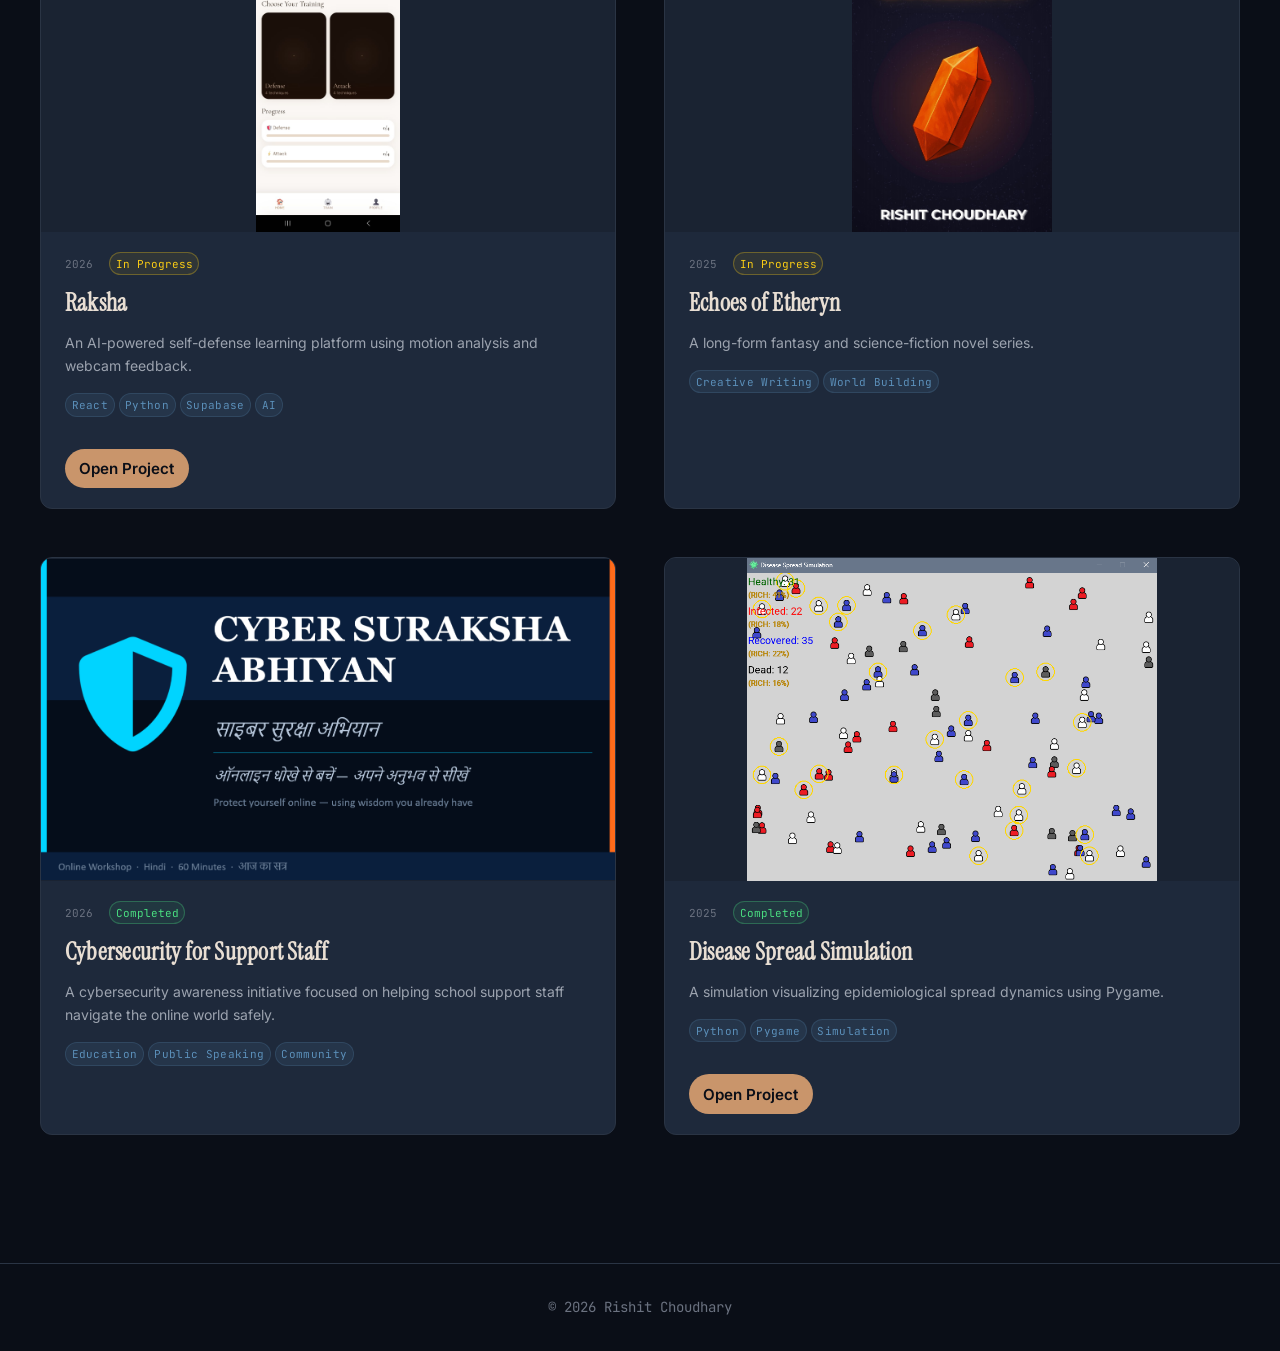
<file: projects.html>
<!doctype html>
<html lang="en">
    <head>
        <meta charset="UTF-8" />
        <meta name="viewport" content="width=device-width, initial-scale=1.0" />
        <title>Projects — Rishit</title>
        <meta
            name="description"
            content="Archive of engineered systems, computational tools, and visual experiments."
        />
        <link rel="stylesheet" href="assets/css/main.css" />
        <link rel="icon" href="assets/favicon/favicon.ico" type="image/x-icon" />
    </head>
    <body class="page page--projects">
        <!-- Navbar -->
        <nav class="navbar" role="navigation" aria-label="Main navigation">
            <div class="navbar__inner">
                <a href="/index.html" class="navbar__brand"
                    ><span class="navbar__monogram"
                        ><svg viewBox="0 0 80 40" xmlns="http://www.w3.org/2000/svg">
                            <text class="navbar__monogram-letter" x="40" y="20">Rishit C.</text>
                            <line
                                class="navbar__monogram-accent"
                                x1="8"
                                y1="32"
                                x2="72"
                                y2="32"
                                stroke-width="2"
                                stroke-linecap="round"
                            /></svg></span
                ></a>
                <ul class="navbar__links"></ul>
                <button class="navbar__toggle" aria-label="Toggle menu" aria-expanded="false">
                    <span></span>
                    <span></span>
                    <span></span>
                </button>
            </div>
            <div class="navbar__mobile-menu">
                <div class="navbar__mobile-menu-links"></div>
            </div>
        </nav>

        <!-- Page Header -->
        <header class="page__header">
            <div class="section__label">Archive</div>
            <h1 class="section__title" style="font-size: var(--h1-size)">Projects</h1>
            <p class="section__subtitle">
                Systems built, tools engineered, problems explored. Each project is a record of structured thinking made
                tangible.
            </p>
        </header>

        <!-- Page Content -->
        <div class="page__content">
            <!-- Filters -->
            <div class="projects-filters filters reveal"></div>

            <!-- Projects Grid -->
            <div class="projects-grid reveal">
                <!-- Dynamically rendered by main.js -->
            </div>
        </div>

        <!-- Footer -->
        <footer class="footer">
            <div class="footer__inner">
                <div class="footer__copyright"></div>
                <div class="footer__built"></div>
            </div>
        </footer>

        <!-- Data Files -->
        <script src="assets/js/data/site.js"></script>
        <script src="assets/js/data/projects.js"></script>
        <script src="assets/js/data/certificates.js"></script>
        <script src="assets/js/data/blender.js"></script>

        <!-- JS Modules -->
        <script src="assets/js/modal.js"></script>
        <script src="assets/js/carousel.js"></script>
        <script src="assets/js/filters.js"></script>
        <script src="assets/js/main.js"></script>
    </body>
</html>
</file>
<file: assets/css/main.css>
/* ============================================================
   MAIN.CSS — Portfolio Design System
   "systems thinker with artistic precision"
   Editorial layouts · Engineered systems · Archival interfaces
   Cinematic minimalism · Computational aesthetics · Tactile dark
   ============================================================ */

/* ------------------------------------------------------------
   0. GOOGLE FONTS IMPORT
   ------------------------------------------------------------ */
@import url('https://fonts.googleapis.com/css2?family=Instrument+Serif:ital@0;1&family=Inter:wght@300;400;500;600&family=JetBrains+Mono:wght@300;400;500&display=swap');

/* ------------------------------------------------------------
   1. CUSTOM PROPERTIES
   ------------------------------------------------------------ */
:root {
    /* Color Palette */
    --bg-primary: #0a0e17;
    --bg-secondary: #111827;
    --bg-tertiary: #1a2332;
    --bg-surface: #1e293b;
    --bg-surface-hover: #243044;
    --border: #2a3444;
    --border-accent: #3a4a5c;
    --text-primary: #e8ded3;
    --text-secondary: #9ca3af;
    --text-tertiary: #6b7280;
    --accent-blue: #5b8fb9;
    --accent-amber: #c9956b;
    --accent-blue-dim: rgba(91, 143, 185, 0.12);
    --accent-amber-dim: rgba(201, 149, 107, 0.12);
    --overlay: rgba(5, 8, 15, 0.85);
    --noise-opacity: 0.03;

    /* Typography Scale */
    --hero-size: clamp(3.5rem, 8vw, 7.5rem);
    --h1-size: clamp(2.25rem, 5vw, 4rem);
    --h2-size: clamp(1.75rem, 3vw, 2.75rem);
    --h3-size: clamp(1.25rem, 2vw, 1.5rem);
    --body-size: 1.0625rem;
    --small-size: 0.875rem;
    --label-size: 0.75rem;
    --tiny-size: 0.6875rem;

    /* Font Weights */
    --weight-light: 300;
    --weight-regular: 400;
    --weight-medium: 500;
    --weight-semibold: 600;

    /* Line Heights */
    --lh-tight: 1.1;
    --lh-heading: 1.2;
    --lh-body: 1.65;
    --lh-relaxed: 1.8;

    /* Spacing System */
    --space-xs: 0.25rem;
    --space-sm: 0.5rem;
    --space-md: 1rem;
    --space-lg: 1.5rem;
    --space-xl: 2rem;
    --space-2xl: 3rem;
    --space-3xl: 4rem;
    --space-4xl: 6rem;
    --space-5xl: 8rem;
    --section-spacing: clamp(5rem, 10vw, 8rem);
    --content-max: 68rem;
    --content-max-wide: 84rem;
    --content-padding: clamp(1.25rem, 4vw, 2.5rem);
}

/* ------------------------------------------------------------
   2. RESET & BASE
   ------------------------------------------------------------ */
*,
*::before,
*::after {
    box-sizing: border-box;
    margin: 0;
    padding: 0;
}

html {
    font-size: 100%;
    scroll-behavior: smooth;
    -webkit-text-size-adjust: 100%;
    text-size-adjust: 100%;
}

body {
    min-height: 100vh;
    background-color: var(--bg-primary);
    color: var(--text-primary);
    font-family:
        'Inter',
        -apple-system,
        BlinkMacSystemFont,
        'Segoe UI',
        system-ui,
        sans-serif;
    font-size: var(--body-size);
    line-height: var(--lh-body);
    font-weight: var(--weight-regular);
    -webkit-font-smoothing: antialiased;
    -moz-osx-font-smoothing: grayscale;
    text-rendering: optimizeLegibility;
    overflow-x: hidden;
}

::selection {
    background-color: rgba(91, 143, 185, 0.35);
    color: var(--text-primary);
}

::-moz-selection {
    background-color: rgba(91, 143, 185, 0.35);
    color: var(--text-primary);
}

img,
picture,
video,
canvas,
svg {
    display: block;
    max-width: 100%;
}

input,
button,
textarea,
select {
    font: inherit;
    color: inherit;
}

a {
    color: inherit;
    text-decoration: none;
}

ul,
ol {
    list-style: none;
}

button {
    cursor: pointer;
    border: none;
    background: none;
}

table {
    border-collapse: collapse;
    border-spacing: 0;
}

/* ------------------------------------------------------------
   3. NOISE TEXTURE OVERLAY
   ------------------------------------------------------------ */
body::before {
    content: '';
    position: fixed;
    top: 0;
    left: 0;
    width: 100%;
    height: 100%;
    pointer-events: none;
    z-index: 9999;
    opacity: var(--noise-opacity);
    background-image: url("data:image/svg+xml,%3Csvg viewBox='0 0 256 256' xmlns='http://www.w3.org/2000/svg'%3E%3Cfilter id='noiseFilter'%3E%3CfeTurbulence type='fractalNoise' baseFrequency='0.85' numOctaves='4' stitchTiles='stitch'/%3E%3C/filter%3E%3Crect width='100%25' height='100%25' filter='url(%23noiseFilter)'/%3E%3C/svg%3E");
    background-repeat: repeat;
    background-size: 256px 256px;
}

/* ------------------------------------------------------------
   4. NAVBAR
   ------------------------------------------------------------ */
.navbar {
    position: fixed;
    top: 0;
    left: 0;
    width: 100%;
    z-index: 1000;
    background: rgba(10, 14, 23, 0.8);
    backdrop-filter: blur(12px);
    -webkit-backdrop-filter: blur(12px);
    border-bottom: 1px solid var(--border);
    height: auto;
    padding: 0.75rem var(--content-padding);
    transition:
        transform 0.3s ease,
        background 0.3s ease;
}

.navbar.navbar--hidden {
    transform: translateY(-100%);
}

.navbar__inner {
    max-width: var(--content-max);
    margin: 0 auto;
    display: flex;
    justify-content: space-between;
    align-items: center;
}

.navbar__brand {
    color: var(--text-primary);
    text-decoration: none;
    transition: opacity 0.2s ease;
    display: flex;
    align-items: center;
}

.navbar__brand:hover {
    opacity: 0.85;
}

.navbar__monogram {
    display: inline-flex;
    align-items: center;
    justify-content: center;
    height: 44px;
    position: relative;
}

.navbar__monogram svg {
    width: 100%;
    height: 100%;
}

.navbar__monogram-letter {
    font-family:
        'Inter',
        -apple-system,
        BlinkMacSystemFont,
        'Segoe UI',
        system-ui,
        sans-serif;
    fill: var(--text-primary);
    font-size: 17px;
    font-weight: 600;
    letter-spacing: 1.5px;
    dominant-baseline: central;
    text-anchor: middle;
    transition: fill 0.3s ease;
}

.navbar__monogram-accent {
    stroke: var(--accent-blue);
    fill: none;
    transition: stroke 0.3s ease;
}

.navbar__brand:hover .navbar__monogram-accent {
    stroke: var(--accent-amber);
}

.navbar__brand:hover .navbar__monogram-letter {
    fill: var(--text-primary);
}

.navbar__links {
    display: flex;
    gap: 2rem;
    list-style: none;
    align-items: center;
}

.navbar__link {
    font-family:
        'Inter',
        -apple-system,
        BlinkMacSystemFont,
        'Segoe UI',
        system-ui,
        sans-serif;
    font-size: var(--small-size);
    color: var(--text-secondary);
    text-decoration: none;
    letter-spacing: 0.05em;
    text-transform: uppercase;
    transition: color 0.2s ease;
    position: relative;
}

.navbar__link:hover,
.navbar__link.active {
    color: var(--text-primary);
}

.navbar__link.active::after {
    content: '';
    position: absolute;
    bottom: -4px;
    left: 50%;
    transform: translateX(-50%);
    width: 3px;
    height: 3px;
    border-radius: 50%;
    background-color: var(--accent-blue);
}

/* Navbar Toggle (Mobile) */
.navbar__toggle {
    display: none;
    flex-direction: column;
    gap: 5px;
    background: none;
    border: none;
    cursor: pointer;
    padding: 4px;
    z-index: 1001;
}

.navbar__toggle span {
    display: block;
    width: 20px;
    height: 2px;
    background-color: var(--text-secondary);
    transition:
        transform 0.3s ease,
        opacity 0.3s ease,
        background-color 0.3s ease;
}

.navbar__toggle.active span:nth-child(1) {
    transform: translateY(7px) rotate(45deg);
    background-color: var(--text-primary);
}

.navbar__toggle.active span:nth-child(2) {
    opacity: 0;
}

.navbar__toggle.active span:nth-child(3) {
    transform: translateY(-7px) rotate(-45deg);
    background-color: var(--text-primary);
}

/* Navbar Mobile Menu */
.navbar__mobile-menu {
    display: none;
    position: fixed;
    top: 0;
    left: 0;
    width: 100%;
    height: 100vh;
    background: rgba(10, 14, 23, 0.95);
    backdrop-filter: blur(20px);
    -webkit-backdrop-filter: blur(20px);
    z-index: 999;
    flex-direction: column;
    justify-content: center;
    align-items: center;
    gap: var(--space-xl);
    opacity: 0;
    pointer-events: none;
    transition: opacity 0.3s ease;
}

.navbar__mobile-menu.active {
    opacity: 1;
    pointer-events: auto;
}

.navbar__mobile-menu-links {
    display: flex;
    flex-direction: column;
    align-items: center;
    gap: var(--space-xl);
}

.navbar__mobile-link {
    font-family:
        'Inter',
        -apple-system,
        BlinkMacSystemFont,
        'Segoe UI',
        system-ui,
        sans-serif;
    font-size: 1.5rem;
    font-weight: var(--weight-light);
    color: var(--text-secondary);
    text-decoration: none;
    letter-spacing: 0.12em;
    text-transform: uppercase;
    transition:
        color 0.25s ease,
        opacity 0.25s ease;
    position: relative;
    padding: 0.25rem 0;
}

.navbar__mobile-link:hover {
    color: var(--text-primary);
}

.navbar__mobile-link.active {
    color: var(--text-primary);
    font-weight: var(--weight-medium);
}

.navbar__mobile-link.active::after {
    content: '';
    position: absolute;
    bottom: -2px;
    left: 50%;
    transform: translateX(-50%);
    width: 4px;
    height: 4px;
    border-radius: 50%;
    background-color: var(--accent-blue);
}

/* Close button inside mobile menu */
.navbar__mobile-close {
    position: absolute;
    top: 1.25rem;
    right: 1.5rem;
    background: none;
    border: none;
    cursor: pointer;
    padding: 0.5rem;
    z-index: 1001;
}

.navbar__mobile-close::before,
.navbar__mobile-close::after {
    content: '';
    display: block;
    width: 20px;
    height: 2px;
    background-color: var(--text-secondary);
    transition: background-color 0.2s ease;
}

.navbar__mobile-close::before {
    transform: rotate(45deg) translateY(1px);
}

.navbar__mobile-close::after {
    transform: rotate(-45deg) translateY(-1px);
}

.navbar__mobile-close:hover::before,
.navbar__mobile-close:hover::after {
    background-color: var(--text-primary);
}

/* ------------------------------------------------------------
   5. HERO SECTION
   ------------------------------------------------------------ */
.hero {
    min-height: 100vh;
    display: flex;
    align-items: center;
    position: relative;
    overflow: hidden;
}

.hero__canvas-container {
    position: absolute;
    top: 0;
    left: 0;
    width: 100%;
    height: 100%;
    z-index: 1;
}

.hero__canvas-container canvas {
    width: 100%;
    height: 100%;
}

/* Dark overlay to ensure hero text readability over the donut */
.hero__canvas-container::after {
    content: '';
    position: absolute;
    inset: 0;
    background:
        radial-gradient(
            ellipse 80% 70% at 50% 45%,
            rgba(5, 8, 15, 0.78) 0%,
            rgba(5, 8, 15, 0.5) 55%,
            rgba(5, 8, 15, 0.15) 100%
        ),
        linear-gradient(180deg, rgba(5, 8, 15, 0.35) 0%, transparent 20%, transparent 80%, rgba(5, 8, 15, 0.35) 100%);
    pointer-events: none;
}

.hero__content {
    position: relative;
    z-index: 2;
    max-width: var(--content-max);
    margin: 0 auto;
    padding: var(--space-5xl) var(--content-padding);
    width: 100%;
}

.hero__greeting {
    font-family: 'JetBrains Mono', 'SF Mono', 'Fira Code', 'Cascadia Code', monospace;
    font-size: var(--small-size);
    color: var(--accent-blue);
    letter-spacing: 0.15em;
    text-transform: uppercase;
    margin-bottom: var(--space-lg);
    font-weight: bold;
    text-shadow: 0 2px 12px rgba(0, 0, 0, 0.6);
}

.hero__title {
    font-family: 'Instrument Serif', Georgia, 'Times New Roman', serif;
    font-size: var(--hero-size);
    line-height: var(--lh-tight);
    color: var(--text-primary);
    letter-spacing: 0.01em;
    margin-bottom: var(--space-xl);
    text-shadow: 0 2px 20px rgba(0, 0, 0, 0.5);
}

.hero__subtitle {
    font-family: 'Instrument Serif', Georgia, 'Times New Roman', serif;
    font-size: clamp(1.05rem, 1.8vw, 1.35rem);
    color: rgba(255, 255, 255, 0.9);
    letter-spacing: 0.08em;
    line-height: 1.7;
    font-style: italic;
    font-weight: normal;
    display: inline-block;
    padding: var(--space-xl) var(--space-2xl);
    position: relative;
    background: rgba(5, 8, 15, 0.45);
    backdrop-filter: blur(6px);
    -webkit-backdrop-filter: blur(6px);
    border: 1px solid rgba(255, 255, 255, 0.1);
    border-top: 2px solid rgba(255, 255, 255, 0.2);
    border-bottom: 2px solid rgba(255, 255, 255, 0.2);
    text-shadow: 0 2px 16px rgba(0, 0, 0, 0.5);
    max-width: 100%;
    box-sizing: border-box;
}

.hero__subtitle::before {
    content: '\201C';
    position: absolute;
    top: 0.1em;
    left: 0.25em;
    font-size: 2em;
    color: rgba(255, 255, 255, 0.1);
    font-family: 'Instrument Serif', Georgia, serif;
    font-style: normal;
    line-height: 1;
    pointer-events: none;
}

.hero__subtitle::after {
    content: '\201D';
    position: absolute;
    bottom: 0.1em;
    right: 0.25em;
    font-size: 2em;
    color: rgba(255, 255, 255, 0.1);
    font-family: 'Instrument Serif', Georgia, serif;
    font-style: normal;
    line-height: 1;
    pointer-events: none;
}

/* ------------------------------------------------------------
   6. SECTION SYSTEM
   ------------------------------------------------------------ */
.section {
    padding: var(--section-spacing) 0;
}

.section__header {
    margin-bottom: var(--space-3xl);
}

.section__label {
    font-family: 'JetBrains Mono', 'SF Mono', 'Fira Code', 'Cascadia Code', monospace;
    font-size: var(--tiny-size);
    color: var(--accent-blue);
    letter-spacing: 0.15em;
    text-transform: uppercase;
    margin-bottom: var(--space-sm);
}

.section__title {
    font-family: 'Instrument Serif', Georgia, 'Times New Roman', serif;
    font-size: var(--h1-size);
    line-height: var(--lh-heading);
    color: var(--text-primary);
    letter-spacing: 0.01em;
}

.section__subtitle {
    font-family:
        'Inter',
        -apple-system,
        BlinkMacSystemFont,
        'Segoe UI',
        system-ui,
        sans-serif;
    font-size: clamp(1rem, 1.5vw, 1.125rem);
    color: var(--text-secondary);
    max-width: 40rem;
    line-height: var(--lh-body);
    margin-top: var(--space-md);
}

.section__divider {
    height: 1px;
    background: linear-gradient(to right, var(--border-accent), transparent);
    margin: var(--space-2xl) 0;
}

/* ------------------------------------------------------------
   7. PHILOSOPHY SECTION
   ------------------------------------------------------------ */
.philosophy {
    /* Specific styling for the about/philosophy section */
}

.philosophy__content {
    display: grid;
    grid-template-columns: 1fr 1fr;
    gap: var(--space-3xl);
    max-width: var(--content-max);
    margin: 0 auto;
    padding: 0 var(--content-padding);
}

.philosophy__text p {
    font-size: var(--body-size);
    line-height: var(--lh-relaxed);
    color: var(--text-secondary);
    margin-bottom: var(--space-lg);
}

.philosophy__text p:last-child {
    margin-bottom: 0;
}

.philosophy__text p:first-of-type::first-letter {
    font-family: 'Instrument Serif', Georgia, 'Times New Roman', serif;
    font-size: 3.5em;
    float: left;
    line-height: 0.8;
    margin-right: 0.1em;
    color: var(--accent-blue);
}

.philosophy__interests {
    display: grid;
    grid-template-columns: repeat(2, 1fr);
    gap: var(--space-sm);
}

.philosophy__interest {
    font-family: 'JetBrains Mono', 'SF Mono', 'Fira Code', 'Cascadia Code', monospace;
    font-size: var(--small-size);
    color: var(--text-tertiary);
    padding: var(--space-xs) 0;
    border-bottom: 1px solid var(--border);
}

.philosophy__focus {
    margin-top: var(--space-xl);
    padding: var(--space-lg);
    border-left: 2px solid var(--accent-blue);
    background: var(--accent-blue-dim);
    border-radius: 0 0.5rem 0.5rem 0;
}

.philosophy__focus-label {
    font-family: 'JetBrains Mono', 'SF Mono', 'Fira Code', 'Cascadia Code', monospace;
    font-size: var(--tiny-size);
    color: var(--accent-blue);
    letter-spacing: 0.1em;
    margin-bottom: var(--space-sm);
}

.philosophy__focus-text {
    font-size: var(--small-size);
    color: var(--text-secondary);
    line-height: var(--lh-body);
}

/* ------------------------------------------------------------
   8. FEATURED PROJECT — Cinematic Centerpiece
   ------------------------------------------------------------ */
.featured-project {
    position: relative;
    padding: var(--space-4xl) 0;
}

.featured-project__inner {
    max-width: var(--content-max);
    margin: 0 auto;
    display: grid;
    grid-template-columns: 1.2fr 1fr;
    gap: var(--space-3xl);
    align-items: start;
    padding: 0 var(--content-padding);
}

.featured-project__visual {
    position: sticky;
    top: 5rem;
    aspect-ratio: 16 / 10;
    background: var(--bg-tertiary);
    border: 1px solid var(--border);
    border-radius: 0.75rem;
    overflow: hidden;
}

.featured-project__visual img {
    width: 100%;
    height: 100%;
    object-fit: contain;
    background: var(--bg-tertiary);
    opacity: 0.85;
    position: relative;
    z-index: 0;
}

.featured-project__visual .no-image {
    display: flex;
    align-items: center;
    justify-content: center;
    height: 100%;
    font-family: 'JetBrains Mono', 'SF Mono', 'Fira Code', 'Cascadia Code', monospace;
    font-size: var(--small-size);
    color: var(--text-tertiary);
}

.featured-project__visual-label {
    position: absolute;
    top: var(--space-md);
    left: var(--space-md);
    font-family: 'JetBrains Mono', 'SF Mono', 'Fira Code', 'Cascadia Code', monospace;
    font-size: var(--tiny-size);
    color: var(--accent-blue);
    letter-spacing: 0.1em;
    background: rgba(10, 14, 23, 0.7);
    padding: 0.2em 0.6em;
    border-radius: 0.375rem;
    backdrop-filter: blur(4px);
    -webkit-backdrop-filter: blur(4px);
    z-index: 2;
}

.featured-project__content {
    padding-top: var(--space-lg);
}

.featured-project__label {
    font-family: 'JetBrains Mono', 'SF Mono', 'Fira Code', 'Cascadia Code', monospace;
    font-size: var(--tiny-size);
    color: var(--accent-amber);
    letter-spacing: 0.15em;
    text-transform: uppercase;
    margin-bottom: var(--space-md);
}

.featured-project__title {
    font-family: 'Instrument Serif', Georgia, 'Times New Roman', serif;
    font-size: var(--h1-size);
    line-height: var(--lh-heading);
    color: var(--text-primary);
    margin-bottom: var(--space-lg);
    letter-spacing: 0.01em;
}

.featured-project__quote {
    font-family: 'Instrument Serif', Georgia, 'Times New Roman', serif;
    font-style: italic;
    font-size: clamp(1.1rem, 1.5vw, 1.3rem);
    color: var(--text-secondary);
    border-left: 2px solid var(--accent-amber);
    padding-left: var(--space-lg);
    margin-bottom: var(--space-xl);
    line-height: var(--lh-body);
}

.featured-project__description {
    font-size: var(--body-size);
    color: var(--text-secondary);
    line-height: var(--lh-body);
    margin-bottom: var(--space-xl);
}

.featured-project__architecture {
    margin-bottom: var(--space-xl);
}

.featured-project__architecture-title {
    font-family: 'JetBrains Mono', 'SF Mono', 'Fira Code', 'Cascadia Code', monospace;
    font-size: var(--label-size);
    color: var(--accent-blue);
    letter-spacing: 0.1em;
    margin-bottom: var(--space-sm);
}

.featured-project__architecture-text {
    font-size: var(--small-size);
    color: var(--text-tertiary);
    line-height: var(--lh-body);
}

.featured-project__highlights {
    margin-bottom: var(--space-xl);
}

.featured-project__highlights-title {
    font-family: 'JetBrains Mono', 'SF Mono', 'Fira Code', 'Cascadia Code', monospace;
    font-size: var(--label-size);
    color: var(--accent-blue);
    letter-spacing: 0.1em;
    margin-bottom: var(--space-sm);
}

.featured-project__highlight-item {
    font-size: var(--small-size);
    color: var(--text-secondary);
    padding: var(--space-xs) 0;
    padding-left: var(--space-md);
    border-left: 1px solid var(--border-accent);
    margin-bottom: var(--space-xs);
    line-height: var(--lh-body);
}

.featured-project__tech {
    display: flex;
    flex-wrap: wrap;
    gap: var(--space-sm);
    margin-bottom: var(--space-xl);
}

.featured-project__tech-tag {
    font-family: 'JetBrains Mono', 'SF Mono', 'Fira Code', 'Cascadia Code', monospace;
    font-size: var(--tiny-size);
    color: var(--accent-blue);
    padding: 0.25em 0.75em;
    border: 1px solid rgba(91, 143, 185, 0.25);
    border-radius: 999px;
    background: var(--accent-blue-dim);
    letter-spacing: 0.05em;
}

/* --- Featured project status — color-coded pills --- */
.featured-project__status {
    display: inline-flex;
    align-items: center;
    gap: var(--space-xs);
    font-family: 'JetBrains Mono', 'SF Mono', 'Fira Code', 'Cascadia Code', monospace;
    font-size: var(--tiny-size);
    margin-bottom: var(--space-lg);
    padding: 0.2em 0.6em;
    border-radius: 999px;
    border: 1px solid;
    width: auto;
    max-width: fit-content;
    white-space: nowrap;
}

.featured-project__status--completed {
    color: #4ade80;
    border-color: rgba(74, 222, 128, 0.3);
    background: rgba(74, 222, 128, 0.08);
}
.featured-project__status--completed .featured-project__status-dot {
    background: #4ade80;
}

.featured-project__status--in-progress {
    color: #facc15;
    border-color: rgba(250, 204, 21, 0.3);
    background: rgba(250, 204, 21, 0.08);
}
.featured-project__status--in-progress .featured-project__status-dot {
    background: #facc15;
}

.featured-project__status--planned {
    color: #94a3b8;
    border-color: rgba(148, 163, 184, 0.3);
    background: rgba(148, 163, 184, 0.08);
}
.featured-project__status--planned .featured-project__status-dot {
    background: #94a3b8;
}

.featured-project__status-dot {
    width: 6px;
    height: 6px;
    border-radius: 50%;
    animation: pulse 2s infinite;
}

.featured-project__link {
    font-family: 'JetBrains Mono', 'SF Mono', 'Fira Code', 'Cascadia Code', monospace;
    font-size: var(--small-size);
    color: var(--accent-blue);
    text-decoration: none;
    display: inline-flex;
    align-items: center;
    gap: var(--space-xs);
    transition: gap 0.2s ease;
}

.featured-project__link:hover {
    gap: var(--space-sm);
}

/* ------------------------------------------------------------
   9. PROJECT CARDS — Varied, NOT Uniform
   ------------------------------------------------------------ */

/* --- Common Card Styles --- */
.project-card {
    background: var(--bg-surface);
    border: 1px solid var(--border);
    border-radius: 0.75rem;
    overflow: hidden;
    transition:
        border-color 0.3s ease,
        transform 0.2s ease;
}

.project-card:hover {
    border-color: var(--border-accent);
    transform: translateY(-2px);
    cursor: pointer;
}

.project-card__visual {
    aspect-ratio: 16 / 9;
    background: var(--bg-tertiary);
    position: relative;
    overflow: hidden;
}

.project-card__visual img {
    width: 100%;
    height: 100%;
    object-fit: contain;
    background: var(--bg-tertiary);
    transition: opacity 0.3s ease;
}

.project-card__visual .no-image {
    display: flex;
    align-items: center;
    justify-content: center;
    height: 100%;
    font-family: 'JetBrains Mono', 'SF Mono', 'Fira Code', 'Cascadia Code', monospace;
    font-size: var(--tiny-size);
    color: var(--text-tertiary);
}

.project-card__visual-label {
    position: absolute;
    top: var(--space-md);
    left: var(--space-md);
    font-family: 'JetBrains Mono', 'SF Mono', 'Fira Code', 'Cascadia Code', monospace;
    font-size: var(--tiny-size);
    color: var(--accent-blue);
    letter-spacing: 0.1em;
    background: rgba(10, 14, 23, 0.7);
    padding: 0.2em 0.6em;
    border-radius: 0.375rem;
    backdrop-filter: blur(4px);
    -webkit-backdrop-filter: blur(4px);
}

.project-card__content {
    padding: 1.25rem 1.5rem;
}

.project-card__meta {
    display: flex;
    align-items: center;
    gap: var(--space-md);
    margin-bottom: var(--space-sm);
}

.project-card__year {
    font-family: 'JetBrains Mono', 'SF Mono', 'Fira Code', 'Cascadia Code', monospace;
    font-size: var(--tiny-size);
    color: var(--text-tertiary);
}

/* --- Project card status — color-coded pills --- */
.project-card__status {
    font-family: 'JetBrains Mono', 'SF Mono', 'Fira Code', 'Cascadia Code', monospace;
    font-size: var(--tiny-size);
    padding: 0.15em 0.5em;
    border-radius: 999px;
    border: 1px solid;
}

.project-card__status--completed {
    color: #4ade80;
    border-color: rgba(74, 222, 128, 0.3);
    background: rgba(74, 222, 128, 0.08);
}

.project-card__status--in-progress {
    color: #facc15;
    border-color: rgba(250, 204, 21, 0.3);
    background: rgba(250, 204, 21, 0.08);
}

.project-card__status--planned {
    color: #94a3b8;
    border-color: rgba(148, 163, 184, 0.3);
    background: rgba(148, 163, 184, 0.08);
}

.project-card__title {
    font-family: 'Instrument Serif', Georgia, 'Times New Roman', serif;
    font-size: var(--h3-size);
    color: var(--text-primary);
    margin-bottom: var(--space-sm);
    letter-spacing: 0.01em;
}

.project-card__description {
    font-size: var(--small-size);
    color: var(--text-secondary);
    line-height: var(--lh-body);
    margin-bottom: var(--space-md);
}

.project-card__tech {
    display: flex;
    flex-wrap: wrap;
    gap: var(--space-xs);
}

.project-card__tech-tag {
    font-family: 'JetBrains Mono', 'SF Mono', 'Fira Code', 'Cascadia Code', monospace;
    font-size: var(--tiny-size);
    color: var(--accent-blue);
    padding: 0.15em 0.5em;
    border: 1px solid rgba(91, 143, 185, 0.2);
    border-radius: 999px;
    background: var(--accent-blue-dim);
    letter-spacing: 0.03em;
}

/* --- Project card action button --- */
.project-card__button {
    display: inline-flex;
    align-items: center;
    justify-content: center;
    padding: 0.45rem 0.9rem;
    margin: 0.75rem 1.5rem 1.25rem 1.5rem;
    border-radius: 999px;
    background: var(--accent-amber);
    color: var(--bg-primary);
    font-weight: 600;
    font-size: 0.95rem;
    text-decoration: none;
    transition:
        transform 0.18s ease,
        box-shadow 0.18s ease;
}

.project-card__button:hover {
    transform: translateY(-2px);
    box-shadow: 0 6px 18px rgba(0, 0, 0, 0.18);
}

.project-card__tags {
    display: flex;
    flex-wrap: wrap;
    gap: var(--space-xs);
    margin-top: var(--space-sm);
}

.project-card__tag {
    font-family: 'JetBrains Mono', 'SF Mono', 'Fira Code', 'Cascadia Code', monospace;
    font-size: var(--tiny-size);
    color: var(--text-tertiary);
}

.project-card__tag-separator {
    font-family: 'JetBrains Mono', 'SF Mono', 'Fira Code', 'Cascadia Code', monospace;
    font-size: var(--tiny-size);
    color: var(--accent-amber);
    margin: 0 0.1em;
}

/* --- Card Variant: Featured (larger, image-heavy) --- */
.project-card--featured {
    grid-column: span 2;
    display: grid;
    grid-template-columns: 1fr 1fr;
}

.project-card--featured .project-card__visual {
    aspect-ratio: 16 / 10;
}

.project-card--featured .project-card__content {
    display: flex;
    flex-direction: column;
    justify-content: center;
    padding: var(--space-xl);
}

/* --- Card Variant: Standard (balanced) --- */
.project-card--standard {
    display: block;
}

.project-card--standard .project-card__visual {
    aspect-ratio: 16 / 9;
}

/* --- Card Variant: Compact (typography-heavy, minimal) --- */
.project-card--compact {
    display: grid;
    grid-template-columns: auto 1fr;
    gap: var(--space-lg);
}

.project-card--compact .project-card__visual {
    aspect-ratio: 16 / 9;
    width: 120px;
    min-width: 120px;
}

.project-card--compact .project-card__content {
    padding: var(--space-sm) 0;
    display: flex;
    flex-direction: column;
    justify-content: center;
}

.project-card--compact .project-card__title {
    font-size: var(--h4-size);
    font-family: 'Instrument Serif', Georgia, 'Times New Roman', serif;
    font-weight: var(--weight-medium);
}

.project-card--compact .project-card__description {
    font-size: var(--small-size);
    margin-bottom: var(--space-xs);
}

.project-card--no-image .project-card__visual {
    aspect-ratio: auto;
    min-height: 0;
    height: 0;
    overflow: hidden;
    padding: 0;
    margin: 0;
}

.project-card--no-image .project-card__visual .no-image {
    display: none;
}

/* ------------------------------------------------------------
   10. PROJECTS GRID
   ------------------------------------------------------------ */
.home-projects__grid {
    display: grid;
    grid-template-columns: repeat(auto-fill, minmax(300px, 1fr));
    gap: var(--space-3xl);
}

.home-projects__grid .project-card--featured {
    grid-column: span 2;
}

@media (max-width: 768px) {
    .home-projects__grid .project-card--featured {
        grid-column: span 1;
    }
}

.projects-grid {
    display: grid;
    grid-template-columns: repeat(2, 1fr);
    gap: var(--space-2xl);
    max-width: var(--content-max-wide);
    margin: 0 auto;
    padding: 0 var(--content-padding);
}

.projects-grid .project-card--featured {
    grid-column: span 2;
}

/* ------------------------------------------------------------
   11. CERTIFICATES ARCHIVE
   ------------------------------------------------------------ */
.certificates-section {
    /* Archival feel */
}

.certificates-grid {
    display: grid;
    grid-template-columns: repeat(auto-fill, minmax(320px, 1fr));
    gap: var(--space-xl);
    max-width: var(--content-max-wide);
    margin: 0 auto;
    padding: 0 var(--content-padding);
}

.certificate-card {
    background: var(--bg-surface);
    border: 1px solid var(--border);
    border-radius: 0.75rem;
    padding: var(--space-lg);
    transition: border-color 0.3s ease;
}

.certificate-card:hover {
    border-color: var(--border-accent);
    cursor: pointer;
}

.certificate-card__year {
    font-family: 'JetBrains Mono', 'SF Mono', 'Fira Code', 'Cascadia Code', monospace;
    font-size: var(--tiny-size);
    color: var(--accent-blue);
    letter-spacing: 0.1em;
    margin-bottom: var(--space-sm);
}

.certificate-card__title {
    font-family: 'Instrument Serif', Georgia, 'Times New Roman', serif;
    font-size: var(--h3-size);
    color: var(--text-primary);
    letter-spacing: 0.01em;
    margin-bottom: var(--space-xs);
}

.certificate-card__field {
    font-size: var(--small-size);
    color: var(--text-secondary);
    margin-bottom: var(--space-sm);
}

.certificate-card__issuer {
    font-family: 'JetBrains Mono', 'SF Mono', 'Fira Code', 'Cascadia Code', monospace;
    font-size: var(--tiny-size);
    color: var(--text-tertiary);
}

.certificate-card__image {
    margin-top: var(--space-md);
    aspect-ratio: 16 / 10;
    background: var(--bg-tertiary);
    border: 1px solid var(--border);
    border-radius: 0.5rem;
    overflow: hidden;
}

.certificate-card__image img {
    width: 100%;
    height: 100%;
    object-fit: contain;
    background: var(--bg-tertiary);
}

/* ------------------------------------------------------------
   12. BLENDER GALLERY
   ------------------------------------------------------------ */
.blender-section {
    /* Gallery-like */
}

.blender-grid {
    column-count: 2;
    column-gap: var(--space-2xl);
    max-width: var(--content-max-wide);
    margin: 0 auto;
    padding: 0 var(--content-padding);
}

.blender-card {
    break-inside: avoid;
    margin-bottom: var(--space-xl);
    background: var(--bg-surface);
    border: 1px solid var(--border);
    border-radius: 0.75rem;
    overflow: hidden;
    transition: border-color 0.3s ease;
}

.blender-card:hover {
    border-color: var(--border-accent);
}

.blender-card__visual {
    aspect-ratio: auto;
    width: 100%;
    background: var(--bg-tertiary);
    position: relative;
}

.blender-card__visual img {
    width: 100%;
    display: block;
}

.blender-card__content {
    padding: var(--space-lg);
}

.blender-card__title {
    font-family: 'Instrument Serif', Georgia, 'Times New Roman', serif;
    font-size: var(--h3-size);
    color: var(--text-primary);
    letter-spacing: 0.01em;
    margin-bottom: var(--space-xs);
}

.blender-card__meta {
    font-family: 'JetBrains Mono', 'SF Mono', 'Fira Code', 'Cascadia Code', monospace;
    font-size: var(--tiny-size);
    color: var(--text-tertiary);
    margin-bottom: var(--space-sm);
}

.blender-card__description {
    font-size: var(--small-size);
    color: var(--text-secondary);
    line-height: var(--lh-body);
}

.blender-card__techniques {
    display: flex;
    flex-wrap: wrap;
    gap: var(--space-xs);
    margin-top: var(--space-md);
}

.blender-card__technique {
    font-family: 'JetBrains Mono', 'SF Mono', 'Fira Code', 'Cascadia Code', monospace;
    font-size: var(--tiny-size);
    color: var(--accent-blue);
    padding: 0.15em 0.5em;
    border-radius: 999px;
    background: var(--accent-blue-dim);
}

.blender-card__engine {
    font-family: 'JetBrains Mono', 'SF Mono', 'Fira Code', 'Cascadia Code', monospace;
    font-size: var(--tiny-size);
    color: var(--accent-amber);
}

/* ------------------------------------------------------------
   12b. BLENDER LIGHTHOUSE — Spotlight Layout
   Each render gets its own cinematic showcase section.
   Alternating image/content sides for visual rhythm.
   ------------------------------------------------------------ */
.blender-lighthouse {
    max-width: var(--content-max-wide);
    margin: 0 auto;
    padding: 0 var(--content-padding);
}

.blender-lighthouse__item {
    display: grid;
    grid-template-columns: 1.3fr 1fr;
    gap: var(--space-3xl);
    align-items: center;
    padding: var(--space-4xl) 0;
    border-bottom: 1px solid var(--border);
    transition: opacity 0.3s ease;
}

.blender-lighthouse__item:last-child {
    border-bottom: none;
}

.blender-lighthouse__item:hover {
    opacity: 0.95;
}

/* Alternate: image on right, content on left */
.blender-lighthouse__item--reverse {
    grid-template-columns: 1fr 1.3fr;
}

.blender-lighthouse__item--reverse .blender-lighthouse__visual {
    order: 2;
}

.blender-lighthouse__item--reverse .blender-lighthouse__content {
    order: 1;
}

.blender-lighthouse__visual {
    position: relative;
    border-radius: 0.75rem;
    overflow: hidden;
    border: 1px solid var(--border);
    background: var(--bg-tertiary);
}

.blender-lighthouse__visual img {
    width: 100%;
    display: block;
    position: relative;
    z-index: 0;
}

.blender-lighthouse__content {
    padding: var(--space-lg) 0;
}

.blender-lighthouse__number {
    font-family: 'JetBrains Mono', 'SF Mono', 'Fira Code', 'Cascadia Code', monospace;
    font-size: var(--tiny-size);
    color: var(--accent-blue);
    letter-spacing: 0.15em;
    text-transform: uppercase;
    margin-bottom: var(--space-md);
}

.blender-lighthouse__title {
    font-family: 'Instrument Serif', Georgia, 'Times New Roman', serif;
    font-size: var(--h2-size);
    line-height: var(--lh-heading);
    color: var(--text-primary);
    margin-bottom: var(--space-lg);
    letter-spacing: 0.01em;
}

.blender-lighthouse__description {
    font-size: var(--body-size);
    color: var(--text-secondary);
    line-height: var(--lh-body);
    margin-bottom: var(--space-xl);
}

.blender-lighthouse__meta {
    font-family: 'JetBrains Mono', 'SF Mono', 'Fira Code', 'Cascadia Code', monospace;
    font-size: var(--tiny-size);
    color: var(--text-tertiary);
    margin-bottom: var(--space-lg);
}

.blender-lighthouse__techniques {
    display: flex;
    flex-wrap: wrap;
    gap: var(--space-xs);
}

.blender-lighthouse__technique {
    font-family: 'JetBrains Mono', 'SF Mono', 'Fira Code', 'Cascadia Code', monospace;
    font-size: var(--tiny-size);
    color: var(--accent-blue);
    padding: 0.15em 0.5em;
    border-radius: 999px;
    background: var(--accent-blue-dim);
}

/* ------------------------------------------------------------
   13. MODAL SYSTEM
   ------------------------------------------------------------ */
.modal-overlay {
    position: fixed;
    inset: 0;
    background: var(--overlay);
    z-index: 2000;
    display: flex;
    align-items: center;
    justify-content: center;
    opacity: 0;
    pointer-events: none;
    transition: opacity 0.3s ease;
    padding: var(--space-xl);
}

.modal-overlay.active {
    opacity: 1;
    pointer-events: auto;
}

.modal {
    background: var(--bg-secondary);
    border: 1px solid var(--border);
    border-radius: 1rem;
    max-width: 52rem;
    width: 100%;
    max-height: 85vh;
    overflow-y: auto;
    position: relative;
    transform: translateY(20px);
    transition: transform 0.3s ease;
}

.modal-overlay.active .modal {
    transform: translateY(0);
}

.modal__close {
    position: absolute;
    top: var(--space-md);
    right: var(--space-md);
    width: 32px;
    height: 32px;
    background: transparent;
    border: 1px solid var(--border);
    border-radius: 0.5rem;
    color: var(--text-secondary);
    cursor: pointer;
    display: flex;
    align-items: center;
    justify-content: center;
    font-size: 1.25rem;
    transition: all 0.2s ease;
    z-index: 1;
}

.modal__close:hover {
    border-color: var(--border-accent);
    color: var(--text-primary);
}

.modal__header {
    padding: var(--space-xl) var(--space-xl) 0;
}

.modal__label {
    font-family: 'JetBrains Mono', 'SF Mono', 'Fira Code', 'Cascadia Code', monospace;
    font-size: var(--tiny-size);
    color: var(--accent-blue);
    letter-spacing: 0.1em;
    margin-bottom: var(--space-sm);
}

.modal__title {
    font-family: 'Instrument Serif', Georgia, 'Times New Roman', serif;
    font-size: var(--h2-size);
    color: var(--text-primary);
    margin-bottom: var(--space-md);
}

.modal__body {
    padding: var(--space-xl);
}

.modal__body p {
    font-size: var(--body-size);
    color: var(--text-secondary);
    line-height: var(--lh-body);
    margin-bottom: var(--space-lg);
}

.modal__body p:last-child {
    margin-bottom: 0;
}

.modal__section {
    margin-bottom: var(--space-xl);
}

.modal__section:last-child {
    margin-bottom: 0;
}

.modal__section-title {
    font-family: 'JetBrains Mono', 'SF Mono', 'Fira Code', 'Cascadia Code', monospace;
    font-size: var(--label-size);
    color: var(--accent-blue);
    letter-spacing: 0.1em;
    margin-bottom: var(--space-md);
    padding-bottom: var(--space-xs);
    border-bottom: 1px solid var(--border);
}

.modal__quote {
    font-family: 'Instrument Serif', Georgia, 'Times New Roman', serif;
    font-style: italic;
    font-size: 1.125rem;
    color: var(--text-secondary);
    border-left: 2px solid var(--accent-amber);
    padding-left: var(--space-lg);
    margin: var(--space-xl) 0;
    line-height: var(--lh-body);
}

.modal__list {
    list-style: none;
    padding: 0;
}

.modal__list li {
    font-size: var(--small-size);
    color: var(--text-secondary);
    padding: var(--space-xs) 0;
    padding-left: var(--space-md);
    border-left: 1px solid var(--border-accent);
    margin-bottom: var(--space-xs);
    line-height: var(--lh-body);
}

.modal__list li:last-child {
    margin-bottom: 0;
}

.modal__tech {
    display: flex;
    flex-wrap: wrap;
    gap: var(--space-sm);
    margin: var(--space-lg) 0;
}

.modal__tech-tag {
    font-family: 'JetBrains Mono', 'SF Mono', 'Fira Code', 'Cascadia Code', monospace;
    font-size: var(--tiny-size);
    color: var(--accent-blue);
    padding: 0.25em 0.75em;
    border: 1px solid rgba(91, 143, 185, 0.25);
    border-radius: 999px;
    background: var(--accent-blue-dim);
    letter-spacing: 0.05em;
}

/* --- Modal status — color-coded pills --- */
.modal__status {
    font-family: 'JetBrains Mono', 'SF Mono', 'Fira Code', 'Cascadia Code', monospace;
    font-size: 0.75rem;
    padding: 0.15em 0.5em;
    border-radius: 999px;
    border: 1px solid;
}

.modal__status--completed {
    color: #4ade80;
    border-color: rgba(74, 222, 128, 0.3);
    background: rgba(74, 222, 128, 0.08);
}

.modal__status--in-progress {
    color: #facc15;
    border-color: rgba(250, 204, 21, 0.3);
    background: rgba(250, 204, 21, 0.08);
}

.modal__status--planned {
    color: #94a3b8;
    border-color: rgba(148, 163, 184, 0.3);
    background: rgba(148, 163, 184, 0.08);
}

.modal__gallery {
    margin: var(--space-xl) 0;
}

/* ------------------------------------------------------------
   14. CONTACT / FOOTER
   ------------------------------------------------------------ */
.contact {
    padding: var(--section-spacing) 0;
}

.contact__inner {
    max-width: 36rem;
    margin: 0 auto;
    text-align: center;
    padding: 0 var(--content-padding);
}

.contact__heading {
    font-family: 'Instrument Serif', Georgia, 'Times New Roman', serif;
    font-size: var(--h2-size);
    color: var(--text-primary);
    margin-bottom: var(--space-md);
}

.contact__statement {
    font-size: var(--body-size);
    color: var(--text-secondary);
    line-height: var(--lh-body);
    margin-bottom: var(--space-xl);
}

.contact__links {
    display: flex;
    justify-content: center;
    gap: var(--space-xl);
}

.contact__link {
    font-family: 'JetBrains Mono', 'SF Mono', 'Fira Code', 'Cascadia Code', monospace;
    font-size: var(--small-size);
    color: var(--accent-blue);
    text-decoration: none;
    transition: color 0.2s ease;
}

.contact__link:hover {
    color: var(--text-primary);
}

/* Footer */
.footer {
    border-top: 1px solid var(--border);
    padding: var(--space-xl) 0;
}

.footer__inner {
    max-width: var(--content-max);
    margin: 0 auto;
    display: flex;
    justify-content: center;
    align-items: center;
    padding: 0 var(--content-padding);
}

.footer__copyright {
    font-family: 'JetBrains Mono', 'SF Mono', 'Fira Code', 'Cascadia Code', monospace;
    font-size: var(--small-size);
    color: var(--text-tertiary);
    cursor: default;
    user-select: none;
    text-align: center;
}

.footer__copyright-icon {
    display: inline-block;
    cursor: pointer;
}

.footer__built {
    font-family: 'JetBrains Mono', 'SF Mono', 'Fira Code', 'Cascadia Code', monospace;
    font-size: var(--tiny-size);
    color: var(--text-tertiary);
}

/* ------------------------------------------------------------
   15. FILTER SYSTEM
   ------------------------------------------------------------ */
.filters {
    display: flex;
    flex-wrap: wrap;
    gap: var(--space-sm);
    margin-bottom: var(--space-2xl);
    max-width: var(--content-max);
    margin-left: auto;
    margin-right: auto;
    padding: 0 var(--content-padding);
}

.filter-btn {
    font-family: 'JetBrains Mono', 'SF Mono', 'Fira Code', 'Cascadia Code', monospace;
    font-size: var(--tiny-size);
    color: var(--text-tertiary);
    padding: 0.4em 1em;
    border: 1px solid var(--border);
    border-radius: 999px;
    background: transparent;
    cursor: pointer;
    transition: all 0.2s ease;
    letter-spacing: 0.05em;
}

.filter-btn:hover {
    color: var(--text-secondary);
    border-color: var(--border-accent);
}

.filter-btn.active {
    color: var(--accent-blue);
    border-color: var(--accent-blue);
    background: var(--accent-blue-dim);
}

/* Status filter pills */
.filter-btn--completed {
    color: #4ade80;
    border-color: rgba(74, 222, 128, 0.3);
}
.filter-btn--completed:hover {
    color: #86efac;
    border-color: rgba(74, 222, 128, 0.5);
}
.filter-btn--completed.active {
    color: #4ade80;
    border-color: #4ade80;
    background: rgba(74, 222, 128, 0.1);
}

.filter-btn--in-progress {
    color: #facc15;
    border-color: rgba(250, 204, 21, 0.3);
}
.filter-btn--in-progress:hover {
    color: #fde047;
    border-color: rgba(250, 204, 21, 0.5);
}
.filter-btn--in-progress.active {
    color: #facc15;
    border-color: #facc15;
    background: rgba(250, 204, 21, 0.1);
}

.filter-btn--planned {
    color: #94a3b8;
    border-color: rgba(148, 163, 184, 0.3);
}
.filter-btn--planned:hover {
    color: #cbd5e1;
    border-color: rgba(148, 163, 184, 0.5);
}
.filter-btn--planned.active {
    color: #94a3b8;
    border-color: #94a3b8;
    background: rgba(148, 163, 184, 0.1);
}

/* ------------------------------------------------------------
   16. CAROUSEL
   ------------------------------------------------------------ */
.carousel {
    position: relative;
    overflow: hidden;
}

.carousel__track {
    display: flex;
    transition: transform 0.4s ease;
}

.carousel__slide {
    flex: 0 0 100%;
    padding: 0 var(--space-md);
}

.carousel__controls {
    display: flex;
    justify-content: center;
    gap: var(--space-md);
    margin-top: var(--space-xl);
    align-items: center;
}

.carousel__btn {
    width: 40px;
    height: 40px;
    border: 1px solid var(--border);
    border-radius: 0.5rem;
    background: transparent;
    color: var(--text-secondary);
    cursor: pointer;
    display: flex;
    align-items: center;
    justify-content: center;
    transition: all 0.2s ease;
}

.carousel__btn:hover {
    border-color: var(--border-accent);
    color: var(--text-primary);
}

.carousel__dots {
    display: flex;
    gap: var(--space-xs);
    align-items: center;
}

.carousel__dot {
    width: 6px;
    height: 6px;
    border-radius: 50%;
    background: var(--border-accent);
    transition: all 0.3s ease;
    cursor: pointer;
    border: none;
    padding: 0;
}

.carousel__dot.active {
    background: var(--accent-blue);
    width: 20px;
    border-radius: 3px;
}

/* ------------------------------------------------------------
   17. PAGE LAYOUTS
   ------------------------------------------------------------ */
.page {
    min-height: 100vh;
}

.page__header {
    padding: var(--space-5xl) 0 var(--space-3xl);
    max-width: var(--content-max);
    margin: 0 auto;
    padding-left: var(--content-padding);
    padding-right: var(--content-padding);
    border-bottom: 1px solid var(--border);
    margin-bottom: var(--space-3xl);
}

.page__content {
    padding-bottom: var(--space-5xl);
}

/* ------------------------------------------------------------
   18. SCROLL REVEAL ANIMATIONS
   ------------------------------------------------------------ */
/* ------------------------------------------------------------
   13b. IMAGE LIGHTBOX — Near-fullscreen image viewer
   ------------------------------------------------------------ */
.image-lightbox {
    position: fixed;
    inset: 0;
    z-index: 2500;
    background: rgba(5, 8, 15, 0.92);
    backdrop-filter: blur(8px);
    -webkit-backdrop-filter: blur(8px);
    display: flex;
    align-items: center;
    justify-content: center;
    opacity: 0;
    pointer-events: none;
    transition: opacity 0.3s ease;
    cursor: pointer;
    padding: 2rem;
}

.image-lightbox.active {
    opacity: 1;
    pointer-events: auto;
}

.image-lightbox__img {
    max-width: calc(100vw - 4rem);
    max-height: calc(100vh - 4rem);
    object-fit: contain;
    border-radius: 0.5rem;
    transform: scale(0.92);
    transition: transform 0.35s cubic-bezier(0.16, 1, 0.3, 1);
    box-shadow: 0 0 60px rgba(91, 143, 185, 0.08);
    cursor: default;
}

.image-lightbox.active .image-lightbox__img {
    transform: scale(1);
}

.image-lightbox__close {
    position: absolute;
    top: 1.5rem;
    right: 1.5rem;
    width: 40px;
    height: 40px;
    background: rgba(10, 14, 23, 0.6);
    border: 1px solid var(--border);
    border-radius: 0.5rem;
    color: var(--text-secondary);
    cursor: pointer;
    display: flex;
    align-items: center;
    justify-content: center;
    font-size: 1.5rem;
    transition: all 0.2s ease;
    z-index: 1;
    backdrop-filter: blur(4px);
    -webkit-backdrop-filter: blur(4px);
}

.image-lightbox__close:hover {
    border-color: var(--border-accent);
    color: var(--text-primary);
    background: rgba(10, 14, 23, 0.8);
}

.image-lightbox__title {
    position: absolute;
    bottom: 1.5rem;
    left: 50%;
    transform: translateX(-50%);
    font-family: 'Instrument Serif', Georgia, 'Times New Roman', serif;
    font-size: 1.25rem;
    color: var(--text-primary);
    background: rgba(10, 14, 23, 0.85);
    backdrop-filter: blur(8px);
    -webkit-backdrop-filter: blur(8px);
    padding: 0.5em 1.2em;
    border-radius: 0.375rem;
    border: 1px solid var(--border-accent);
    white-space: nowrap;
    letter-spacing: 0.02em;
}

/* Cursor hint on hoverable blender visuals */
.blender-card__visual,
.blender-lighthouse__visual {
    cursor: pointer;
}

.blender-card__visual:hover img,
.blender-lighthouse__visual:hover img {
    transition: opacity 0.2s ease;
    opacity: 0.9;
}

.reveal {
    opacity: 0;
    transform: translateY(30px);
    transition:
        opacity 0.6s ease,
        transform 0.6s ease;
}

.reveal.visible {
    opacity: 1;
    transform: translateY(0);
}

.reveal-delay-1 {
    transition-delay: 0.1s;
}

.reveal-delay-2 {
    transition-delay: 0.2s;
}

.reveal-delay-3 {
    transition-delay: 0.3s;
}

/* ------------------------------------------------------------
   19. UTILITY CLASSES
   ------------------------------------------------------------ */
.container {
    max-width: var(--content-max);
    margin: 0 auto;
    padding: 0 var(--content-padding);
}

.sr-only {
    position: absolute;
    width: 1px;
    height: 1px;
    padding: 0;
    margin: -1px;
    overflow: hidden;
    clip: rect(0, 0, 0, 0);
    white-space: nowrap;
    border-width: 0;
}

.mono {
    font-family: 'JetBrains Mono', 'SF Mono', 'Fira Code', 'Cascadia Code', monospace;
}

.text-accent {
    color: var(--accent-blue);
}

.text-amber {
    color: var(--accent-amber);
}

.text-muted {
    color: var(--text-tertiary);
}

/* ------------------------------------------------------------
   20. ADMIN PASSWORD MODAL
   ------------------------------------------------------------ */
.admin-modal-overlay {
    position: fixed;
    inset: 0;
    background: var(--overlay);
    z-index: 3000;
    display: flex;
    align-items: center;
    justify-content: center;
    opacity: 0;
    pointer-events: none;
    transition: opacity 0.3s ease;
    padding: var(--space-xl);
}

.admin-modal-overlay.active {
    opacity: 1;
    pointer-events: auto;
}

.admin-modal {
    max-width: 24rem;
    width: 100%;
    background: var(--bg-secondary);
    border: 1px solid var(--border);
    border-radius: 1rem;
    padding: var(--space-xl);
    transform: translateY(20px);
    transition: transform 0.3s ease;
}

.admin-modal-overlay.active .admin-modal {
    transform: translateY(0);
}

.admin-modal input {
    width: 100%;
    padding: var(--space-sm) var(--space-md);
    background: var(--bg-tertiary);
    border: 1px solid var(--border);
    border-radius: 0.5rem;
    color: var(--text-primary);
    font-family: 'JetBrains Mono', 'SF Mono', 'Fira Code', 'Cascadia Code', monospace;
    font-size: var(--small-size);
    outline: none;
    transition: border-color 0.2s ease;
}

.admin-modal input:focus {
    border-color: var(--accent-blue);
}

.admin-modal button {
    margin-top: var(--space-md);
    padding: var(--space-sm) var(--space-xl);
    background: var(--accent-blue-dim);
    border: 1px solid rgba(91, 143, 185, 0.3);
    border-radius: 0.5rem;
    color: var(--accent-blue);
    font-family: 'JetBrains Mono', 'SF Mono', 'Fira Code', 'Cascadia Code', monospace;
    cursor: pointer;
    transition: all 0.2s ease;
}

.admin-modal button:hover {
    background: rgba(91, 143, 185, 0.2);
    border-color: var(--accent-blue);
}

/* ------------------------------------------------------------
   21. ANIMATIONS
   ------------------------------------------------------------ */
@keyframes pulse {
    0%,
    100% {
        opacity: 1;
    }
    50% {
        opacity: 0.4;
    }
}

@keyframes fadeIn {
    from {
        opacity: 0;
    }
    to {
        opacity: 1;
    }
}

@keyframes slideUp {
    from {
        opacity: 0;
        transform: translateY(20px);
    }
    to {
        opacity: 1;
        transform: translateY(0);
    }
}

@keyframes scrollIndicator {
    0%,
    100% {
        opacity: 0.4;
        transform: translateX(-50%) translateY(0);
    }
    50% {
        opacity: 1;
        transform: translateX(-50%) translateY(8px);
    }
}

/* ------------------------------------------------------------
   22. REDUCED MOTION
   ------------------------------------------------------------ */
@media (prefers-reduced-motion: reduce) {
    *,
    *::before,
    *::after {
        animation-duration: 0.01ms !important;
        animation-iteration-count: 1 !important;
        transition-duration: 0.01ms !important;
    }

    .hero__canvas-container {
        display: none;
    }
}

/* ------------------------------------------------------------
   23. FOCUS STYLES (Accessibility)
   ------------------------------------------------------------ */
a:focus-visible,
button:focus-visible,
input:focus-visible,
select:focus-visible,
textarea:focus-visible,
[tabindex]:focus-visible {
    outline: 2px solid var(--accent-blue);
    outline-offset: 2px;
}

.project-card:focus-visible,
.certificate-card:focus-visible,
.blender-card:focus-visible,
.blender-lighthouse__item:focus-visible,
.filter-btn:focus-visible {
    outline: 2px solid var(--accent-blue);
    outline-offset: 2px;
}

/* ------------------------------------------------------------
   24. RESPONSIVE — Tablet (768px – 1024px)
   ------------------------------------------------------------ */
@media (max-width: 1024px) {
    /* Projects Grid: already 2 columns, just adjust featured span */
    .projects-grid .project-card--featured {
        grid-column: span 2;
    }

    /* Certificates Grid: cap at 2 columns */
    .certificates-grid {
        grid-template-columns: repeat(2, 1fr);
    }

    /* Blender Grid: single column on tablet */
    .blender-grid {
        column-count: 1;
    }

    /* Blender Lighthouse: stack on tablet */
    .blender-lighthouse__item,
    .blender-lighthouse__item--reverse {
        grid-template-columns: 1fr;
        gap: var(--space-xl);
        padding: var(--space-3xl) 0;
    }

    .blender-lighthouse__item--reverse .blender-lighthouse__visual {
        order: 0;
    }

    .blender-lighthouse__item--reverse .blender-lighthouse__content {
        order: 0;
    }

    /* Featured Project */
    .featured-project__inner {
        grid-template-columns: 1fr;
        gap: var(--space-xl);
    }

    .featured-project__content {
        padding-top: 0;
    }

    .featured-project__visual {
        position: relative;
        top: auto;
    }

    /* Philosophy */
    .philosophy__content {
        grid-template-columns: 1fr;
        gap: var(--space-xl);
    }
}

/* ------------------------------------------------------------
   25. RESPONSIVE — Mobile (<768px)
   ------------------------------------------------------------ */
@media (max-width: 767px) {
    /* Navbar */
    .navbar__links {
        display: none;
    }

    .navbar__toggle {
        display: flex;
    }

    .navbar__mobile-menu {
        display: flex;
    }

    /* Hero */
    .hero__content {
        padding: var(--space-4xl) var(--content-padding);
    }

    .hero__title {
        font-size: clamp(2.5rem, 10vw, 4rem);
    }

    .hero__subtitle {
        padding: var(--space-lg) var(--space-xl);
        font-size: clamp(0.95rem, 3vw, 1.1rem);
    }

    .hero__subtitle::before,
    .hero__subtitle::after {
        font-size: 1.6em;
    }

    .hero__subtitle::before {
        top: 0.05em;
        left: 0.2em;
    }

    .hero__subtitle::after {
        bottom: 0.05em;
        right: 0.2em;
    }

    /* Philosophy */
    .philosophy__content {
        grid-template-columns: 1fr;
    }

    .philosophy__interests {
        grid-template-columns: 1fr;
    }

    /* Featured Project */
    .featured-project__inner {
        grid-template-columns: 1fr;
    }

    .featured-project__visual {
        aspect-ratio: 16 / 9;
    }

    /* Projects Grid */
    .projects-grid {
        grid-template-columns: 1fr;
    }

    .projects-grid .project-card--featured {
        grid-column: span 1;
    }

    /* Certificates Grid */
    .certificates-grid {
        grid-template-columns: 1fr;
    }

    /* Blender Grid */
    .blender-grid {
        column-count: 1;
    }

    /* Blender Lighthouse: already stacked from tablet breakpoint */
    .blender-lighthouse__item,
    .blender-lighthouse__item--reverse {
        padding: var(--space-2xl) 0;
    }

    /* Project Card Featured: stack on mobile */
    .project-card--featured {
        grid-column: span 1;
        grid-template-columns: 1fr;
    }

    /* Project Card Compact: stack on mobile */
    .project-card--compact {
        grid-template-columns: 1fr;
    }

    .project-card--compact .project-card__visual {
        aspect-ratio: 16 / 9;
        width: 100%;
    }

    /* Contact */
    .contact__links {
        flex-direction: column;
        align-items: center;
        gap: var(--space-md);
    }

    /* Footer */
    .footer__inner {
        flex-direction: column;
        gap: var(--space-md);
        text-align: center;
    }

    /* Modal */
    .modal-overlay {
        padding: var(--space-md);
    }

    .modal__header {
        padding: var(--space-lg) var(--space-lg) 0;
    }

    .modal__body {
        padding: var(--space-lg);
    }

    /* Filters */
    .filters {
        gap: var(--space-xs);
    }

    /* Carousel Controls */
    .carousel__controls {
        flex-wrap: wrap;
    }
}
</file>
<file: assets/css/admin.css>
@import url('https://fonts.googleapis.com/css2?family=Inter:wght@300;400;500;600&family=JetBrains+Mono:wght@300;400;500&display=swap');

:root {
    --bg-primary: #0a0e17;
    --bg-secondary: #111827;
    --bg-tertiary: #1a2332;
    --bg-surface: #1e293b;
    --bg-surface-hover: #243044;
    --border: #2a3444;
    --border-accent: #3a4a5c;
    --text-primary: #e8ded3;
    --text-secondary: #9ca3af;
    --text-tertiary: #6b7280;
    --accent-blue: #5b8fb9;
    --accent-amber: #c9956b;
    --accent-blue-dim: rgba(91, 143, 185, 0.12);
    --accent-amber-dim: rgba(201, 149, 107, 0.12);
}

/* ===== Admin Layout ===== */

.admin {
    min-height: 100vh;
    background: var(--bg-primary);
    color: var(--text-primary);
    font-family: 'Inter', sans-serif;
}

.admin__header {
    padding: 1.5rem 2rem;
    border-bottom: 1px solid var(--border);
    display: flex;
    justify-content: space-between;
    align-items: center;
    background: var(--bg-secondary);
}

.admin__header h1 {
    font-family: 'JetBrains Mono', monospace;
    font-size: 1.25rem;
    color: var(--text-primary);
    font-weight: 500;
    letter-spacing: -0.02em;
}

.admin__header-actions {
    display: flex;
    gap: 1rem;
    align-items: center;
}

/* ===== Admin Navigation Tabs ===== */

.admin__tabs {
    display: flex;
    gap: 0;
    border-bottom: 1px solid var(--border);
    background: var(--bg-secondary);
    padding: 0 2rem;
}

.admin__tab {
    font-family: 'JetBrains Mono', monospace;
    font-size: 0.8rem;
    color: var(--text-tertiary);
    padding: 0.75rem 1.5rem;
    cursor: pointer;
    border-bottom: 2px solid transparent;
    transition: all 0.2s;
    letter-spacing: 0.05em;
    text-transform: uppercase;
}

.admin__tab:hover {
    color: var(--text-secondary);
}

.admin__tab.active {
    color: var(--accent-blue);
    border-bottom-color: var(--accent-blue);
}

.admin__tab-count {
    font-size: 0.65rem;
    color: var(--text-tertiary);
    margin-left: 0.5rem;
}

/* ===== Admin Content Area ===== */

.admin__content {
    padding: 2rem;
    padding-bottom: 5rem;
    max-width: 80rem;
    margin: auto;
}

.admin__panel {
    display: none;
}

.admin__panel.active {
    display: block;
}

/* ===== PAT Input Section ===== */

.admin__pat-section {
    padding: 1rem 1.5rem;
    background: var(--accent-blue-dim);
    border: 1px solid rgba(91, 143, 185, 0.2);
    border-radius: 0.75rem;
    margin-bottom: 2rem;
    display: flex;
    align-items: center;
    gap: 1rem;
}

.admin__pat-label {
    font-family: 'JetBrains Mono', monospace;
    font-size: 0.75rem;
    color: var(--accent-blue);
    letter-spacing: 0.05em;
}

.admin__pat-input {
    flex: 1;
    padding: 0.5rem 0.75rem;
    background: var(--bg-tertiary);
    border: 1px solid var(--border);
    border-radius: 0.5rem;
    color: var(--text-primary);
    font-family: 'JetBrains Mono', monospace;
    font-size: 0.8rem;
}

.admin__pat-status {
    font-family: 'JetBrains Mono', monospace;
    font-size: 0.7rem;
    padding: 0.25rem 0.75rem;
}

/* ===== Item List ===== */

.admin__list {
    list-style: none;
    padding: 0;
}

.admin__list-item {
    display: flex;
    align-items: center;
    gap: 1rem;
    padding: 1rem 1.5rem;
    border: 1px solid var(--border);
    border-radius: 0.5rem;
    background: var(--bg-surface);
    margin-bottom: 0.5rem;
    transition: border-color 0.2s;
}

.admin__list-item:hover {
    border-color: var(--border-accent);
}

.admin__list-item.flagship {
    border-left: 3px solid var(--accent-amber);
}

.admin__list-item-info {
    flex: 1;
}

.admin__list-item-title {
    font-size: 0.95rem;
    color: var(--text-primary);
    margin-bottom: 0.25rem;
}

.admin__list-item-meta {
    font-family: 'JetBrains Mono', monospace;
    font-size: 0.7rem;
    color: var(--text-tertiary);
}

.admin__list-item-actions {
    display: flex;
    gap: 0.5rem;
}

/* ===== Buttons ===== */

.btn {
    font-family: 'JetBrains Mono', monospace;
    font-size: 0.75rem;
    padding: 0.5rem 1rem;
    cursor: pointer;
    transition: all 0.2s;
    letter-spacing: 0.03em;
    border: 1px solid;
    border-radius: 0.5rem;
}

.btn--primary {
    background: var(--accent-blue-dim);
    border-color: rgba(91, 143, 185, 0.3);
    color: var(--accent-blue);
}

.btn--primary:hover {
    background: rgba(91, 143, 185, 0.2);
}

.btn--secondary {
    background: transparent;
    border-color: var(--border);
    color: var(--text-secondary);
}

.btn--secondary:hover {
    border-color: var(--border-accent);
    color: var(--text-primary);
}

.btn--danger {
    background: rgba(220, 38, 38, 0.1);
    border-color: rgba(220, 38, 38, 0.3);
    color: #ef4444;
}

.btn--danger:hover {
    background: rgba(220, 38, 38, 0.2);
}

.btn--amber {
    background: var(--accent-amber-dim);
    border-color: rgba(201, 149, 107, 0.3);
    color: var(--accent-amber);
}

.btn--amber:hover {
    background: rgba(201, 149, 107, 0.2);
}

.btn--small {
    font-size: 0.7rem;
    padding: 0.35rem 0.75rem;
}

.btn--icon {
    width: 32px;
    height: 32px;
    padding: 0;
    display: flex;
    align-items: center;
    justify-content: center;
}

/* ===== Form ===== */

.admin__form {
    max-width: 48rem;
}

.admin__form-group {
    margin-bottom: 1.5rem;
}

.admin__form-label {
    font-family: 'JetBrains Mono', monospace;
    font-size: 0.7rem;
    color: var(--text-secondary);
    letter-spacing: 0.05em;
    display: block;
    margin-bottom: 0.5rem;
    text-transform: uppercase;
}

.admin__form-input {
    width: 100%;
    padding: 0.6rem 0.75rem;
    background: var(--bg-tertiary);
    border: 1px solid var(--border);
    border-radius: 0.5rem;
    color: var(--text-primary);
    font-family: 'Inter', sans-serif;
    font-size: 0.9rem;
    transition: border-color 0.2s;
}

.admin__form-input:focus {
    outline: none;
    border-color: var(--accent-blue);
}

.admin__form-textarea {
    width: 100%;
    padding: 0.6rem 0.75rem;
    background: var(--bg-tertiary);
    border: 1px solid var(--border);
    border-radius: 0.5rem;
    color: var(--text-primary);
    font-family: 'Inter', sans-serif;
    font-size: 0.9rem;
    min-height: 100px;
    resize: vertical;
    transition: border-color 0.2s;
}

.admin__form-textarea:focus {
    outline: none;
    border-color: var(--accent-blue);
}

.admin__form-toggle {
    display: flex;
    align-items: center;
    gap: 0.75rem;
}

.admin__form-toggle input[type='checkbox'] {
    appearance: none;
    width: 36px;
    height: 20px;
    background: var(--bg-tertiary);
    border: 1px solid var(--border);
    border-radius: 10px;
    position: relative;
    cursor: pointer;
    transition: all 0.2s;
}

.admin__form-toggle input[type='checkbox']::after {
    content: '';
    width: 14px;
    height: 14px;
    background: var(--text-tertiary);
    border-radius: 50%;
    position: absolute;
    top: 2px;
    left: 2px;
    transition: all 0.2s;
}

.admin__form-toggle input[type='checkbox']:checked {
    background: var(--accent-blue-dim);
    border-color: var(--accent-blue);
}

.admin__form-toggle input[type='checkbox']:checked::after {
    left: 18px;
    background: var(--accent-blue);
}

.admin__form-toggle-label {
    font-size: 0.85rem;
    color: var(--text-secondary);
}

.admin__form-file {
    display: flex;
    align-items: center;
    gap: 1rem;
}

.admin__form-file-input {
    display: none;
}

.admin__form-file-label {
    font-family: 'JetBrains Mono', monospace;
    font-size: 0.75rem;
    padding: 0.5rem 1rem;
    cursor: pointer;
    transition: all 0.2s;
    letter-spacing: 0.03em;
    border: 1px solid var(--border);
    border-radius: 0.5rem;
    background: transparent;
    color: var(--text-secondary);
}

.admin__form-file-label:hover {
    border-color: var(--border-accent);
    color: var(--text-primary);
}

.admin__form-file-name {
    font-family: 'JetBrains Mono', monospace;
    font-size: 0.7rem;
    color: var(--text-tertiary);
}

.admin__form-image-preview {
    max-width: 200px;
    margin-top: 0.5rem;
    border: 1px solid var(--border);
    border-radius: 0.5rem;
}

.admin__form-actions {
    display: flex;
    gap: 1rem;
    margin-top: 2rem;
    padding-top: 1.5rem;
    border-top: 1px solid var(--border);
}

/* ===== Toast Notifications ===== */

.admin__toast {
    position: fixed;
    bottom: 2rem;
    right: 2rem;
    padding: 0.75rem 1.25rem;
    background: var(--bg-surface);
    border: 1px solid var(--border);
    border-radius: 0.75rem;
    color: var(--text-primary);
    font-size: 0.85rem;
    z-index: 5000;
    transform: translateY(100px);
    opacity: 0;
    transition: all 0.3s;
}

.admin__toast.show {
    transform: translateY(0);
    opacity: 1;
}

.admin__toast--success {
    border-left: 3px solid #22c55e;
}

.admin__toast--error {
    border-left: 3px solid #ef4444;
}

.admin__toast--info {
    border-left: 3px solid var(--accent-blue);
}

/* ===== Sync Status Bar ===== */

.admin__sync-bar {
    padding: 0.75rem 1.5rem;
    background: var(--bg-tertiary);
    border-top: 1px solid var(--border);
    display: flex;
    align-items: center;
    justify-content: space-between;
    position: fixed;
    bottom: 0;
    left: 0;
    right: 0;
    z-index: 100;
}

.admin__sync-status {
    font-family: 'JetBrains Mono', monospace;
    font-size: 0.7rem;
    color: var(--text-tertiary);
}

.admin__sync-actions {
    display: flex;
    gap: 0.75rem;
}

/* ===== Image Upload Area ===== */

.admin__image-drop {
    border: 2px dashed var(--border);
    border-radius: 0.75rem;
    padding: 2rem;
    text-align: center;
    cursor: pointer;
    transition: all 0.2s;
    background: var(--bg-tertiary);
}

.admin__image-drop:hover {
    border-color: var(--border-accent);
}

.admin__image-drop-text {
    font-family: 'JetBrains Mono', monospace;
    font-size: 0.75rem;
    color: var(--text-tertiary);
}
</file>
